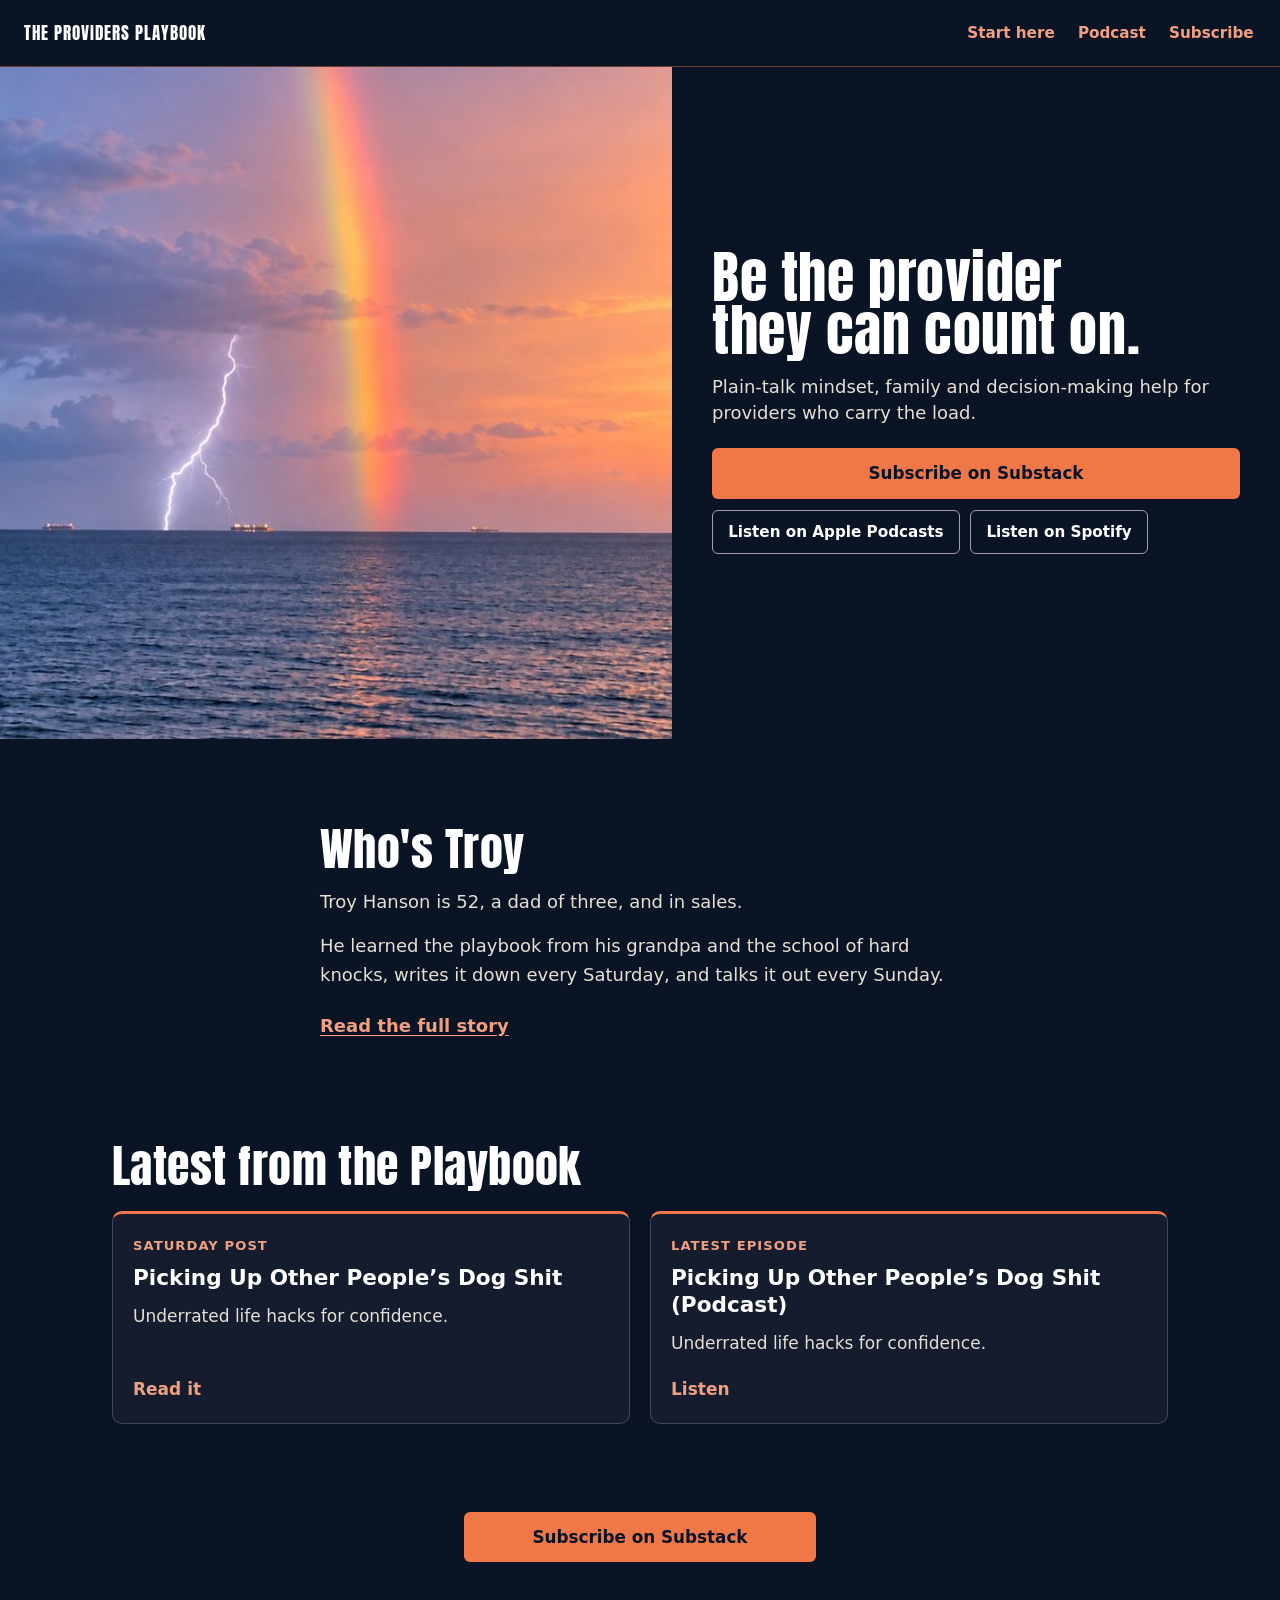
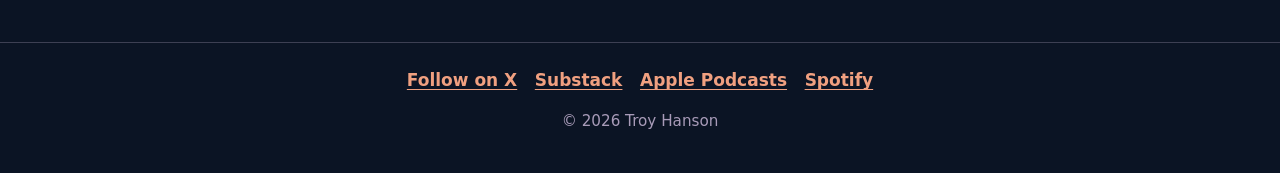
<file: index.html>
<!DOCTYPE html>
<html lang="en">
<head>
  <meta charset="UTF-8">
  <meta name="viewport" content="width=device-width, initial-scale=1">
  <title>The Providers Playbook</title>
  <meta name="description" content="Plain-talk mindset, family and decision-making help for providers who carry the load. A newsletter and podcast from Troy Hanson.">
  <link rel="canonical" href="https://theprovidersplaybook.com/">
  <meta property="og:type" content="website">
  <meta property="og:site_name" content="The Providers Playbook">
  <meta property="og:title" content="The Providers Playbook">
  <meta property="og:description" content="Plain-talk mindset, family and decision-making help for providers who carry the load. A newsletter and podcast from Troy Hanson.">
  <meta property="og:url" content="https://theprovidersplaybook.com/">
  <meta property="og:image" content="https://theprovidersplaybook.com/assets/og.jpg">
  <meta property="og:image:type" content="image/jpeg">
  <meta property="og:image:width" content="1200">
  <meta property="og:image:height" content="630">
  <meta property="og:image:alt" content="The Providers Playbook cover: lightning beside a rainbow over the ocean at sunset with three ships on the horizon">
  <meta name="twitter:card" content="summary_large_image">
  <meta name="twitter:title" content="The Providers Playbook">
  <meta name="twitter:description" content="Plain-talk mindset, family and decision-making help for providers who carry the load.">
  <meta name="twitter:image" content="https://theprovidersplaybook.com/assets/og.jpg">
  <meta name="twitter:image:alt" content="The Providers Playbook cover: lightning beside a rainbow over the ocean at sunset with three ships on the horizon">
  <meta name="theme-color" content="#0b1424">
  <link rel="icon" href="/favicon.svg" type="image/svg+xml">
  <link rel="icon" href="/favicon.ico" sizes="32x32">
  <link rel="apple-touch-icon" href="/apple-touch-icon.png">
  <link rel="manifest" href="/site.webmanifest">
  <link rel="preload" href="assets/fonts/Anton-Regular.woff2" as="font" type="font/woff2" crossorigin>
  <link rel="preload" as="image" href="assets/hero-1400.jpg" imagesrcset="assets/hero-750.jpg 750w, assets/hero-1400.jpg 1400w" imagesizes="(max-width: 899px) 100vw, 52vw">
  <link rel="stylesheet" href="styles.css">
</head>
<body>
  <a class="skip" href="#content">Skip to content</a>

  <header class="site-header">
    <a class="wordmark" href="index.html">THE PROVIDERS PLAYBOOK</a>
    <nav class="header-nav" aria-label="Main">
      <a class="header-link" href="start-here.html">Start here</a>
      <a class="header-link" href="podcast.html">Podcast</a>
      <a class="header-link" href="https://theprovidersplaybook.substack.com/subscribe?utm_source=website&amp;utm_medium=referral&amp;utm_campaign=nav-substack" rel="noopener" target="_blank">Subscribe</a>
    </nav>
  </header>

  <main id="content">
    <section class="hero">
      <!-- The photo stays whole. Do not cover it with words, buttons, or a tint. The three ships on the horizon have to stay visible. -->
      <div class="hero-photo">
        <img
          src="assets/hero-1400.jpg"
          srcset="assets/hero-750.jpg 750w, assets/hero-1400.jpg 1400w"
          sizes="(max-width: 899px) 100vw, 52vw"
          width="1400"
          height="1400"
          alt="Lightning beside a rainbow over the ocean at sunset with three ships on the horizon"
          fetchpriority="high"
          decoding="async">
      </div>

      <div class="hero-copy">
        <div class="hero-copy-inner">
          <!-- Headline. Change this sentence when you're ready. -->
          <h1>Be the provider they can count on.</h1>
          <!-- Subhead. Change this sentence when you're ready. -->
          <p class="lede">Plain-talk mindset, family and decision-making help for providers who carry the load.</p>

          <div class="cta">
            <a class="btn btn-primary" href="https://theprovidersplaybook.substack.com/subscribe?utm_source=website&amp;utm_medium=referral&amp;utm_campaign=home-hero-subscribe" rel="noopener" target="_blank">Subscribe on Substack</a>
            <div class="btn-row">
              <a class="btn btn-secondary" href="https://podcasts.apple.com/us/podcast/providers-playbook-podcast/id6813895208?utm_source=website&amp;utm_medium=referral&amp;utm_campaign=home-hero-apple" rel="noopener" target="_blank">Listen on Apple Podcasts</a>
              <a class="btn btn-secondary" href="https://open.spotify.com/show/1TdtG5r4ATqvkwabUXPg75?utm_source=website&amp;utm_medium=referral&amp;utm_campaign=home-hero-spotify" rel="noopener" target="_blank">Listen on Spotify</a>
            </div>
          </div>
        </div>
      </div>
    </section>

    <section class="who" aria-labelledby="whos-troy">
      <div class="wrap">
        <!-- DRAFT: Who's Troy. Rewrite these two sentences when you're ready. -->
        <h2 id="whos-troy">Who's Troy</h2>
        <p>Troy Hanson is 52, a dad of three, and in sales.</p>
        <p>He learned the playbook from his grandpa and the school of hard knocks, writes it down every Saturday, and talks it out every Sunday.</p>
        <p><a class="text-link" href="about.html">Read the full story</a></p>
      </div>
    </section>

    <section class="latest" aria-labelledby="latest-heading">
      <div class="wrap">
        <h2 id="latest-heading">Latest from the Playbook</h2>
        <div class="cards">
          <a class="card" href="https://theprovidersplaybook.substack.com/p/picking-up-other-peoples-dog-shit?utm_source=website&amp;utm_medium=referral&amp;utm_campaign=home-saturday-post" rel="noopener" target="_blank">
            <p class="kicker">Saturday post</p>
            <h3>Picking Up Other People’s Dog Shit</h3>
            <!-- Draft hook. Troy can swap this line. -->
            <p>Underrated life hacks for confidence.</p>
            <span class="card-go">Read it</span>
          </a>
          <a class="card" href="https://theprovidersplaybook.substack.com/p/picking-up-other-peoples-dog-shit-306?utm_source=website&amp;utm_medium=referral&amp;utm_campaign=home-latest-episode" rel="noopener" target="_blank">
            <p class="kicker">Latest episode</p>
            <h3>Picking Up Other People’s Dog Shit (Podcast)</h3>
            <!-- Draft hook. Troy can swap this line. -->
            <p>Underrated life hacks for confidence.</p>
            <span class="card-go">Listen</span>
          </a>
        </div>
      </div>
    </section>

    <section class="closing" aria-label="Subscribe">
      <a class="btn btn-primary" href="https://theprovidersplaybook.substack.com/subscribe?utm_source=website&amp;utm_medium=referral&amp;utm_campaign=home-closing-subscribe" rel="noopener" target="_blank">Subscribe on Substack</a>
    </section>
  </main>

  <footer class="site-footer">
    <ul class="footer-links">
      <li><a href="https://x.com/ProvidersPlaybk" rel="noopener" target="_blank">Follow on X</a></li>
      <li><a href="https://theprovidersplaybook.substack.com/?utm_source=website&amp;utm_medium=referral&amp;utm_campaign=footer-substack" rel="noopener" target="_blank">Substack</a></li>
      <li><a href="https://podcasts.apple.com/us/podcast/providers-playbook-podcast/id6813895208?utm_source=website&amp;utm_medium=referral&amp;utm_campaign=footer-apple" rel="noopener" target="_blank">Apple Podcasts</a></li>
      <li><a href="https://open.spotify.com/show/1TdtG5r4ATqvkwabUXPg75?utm_source=website&amp;utm_medium=referral&amp;utm_campaign=footer-spotify" rel="noopener" target="_blank">Spotify</a></li>
    </ul>
    <p class="copyright">&copy; 2026 Troy Hanson</p>
  </footer>
</body>
</html>
</file>
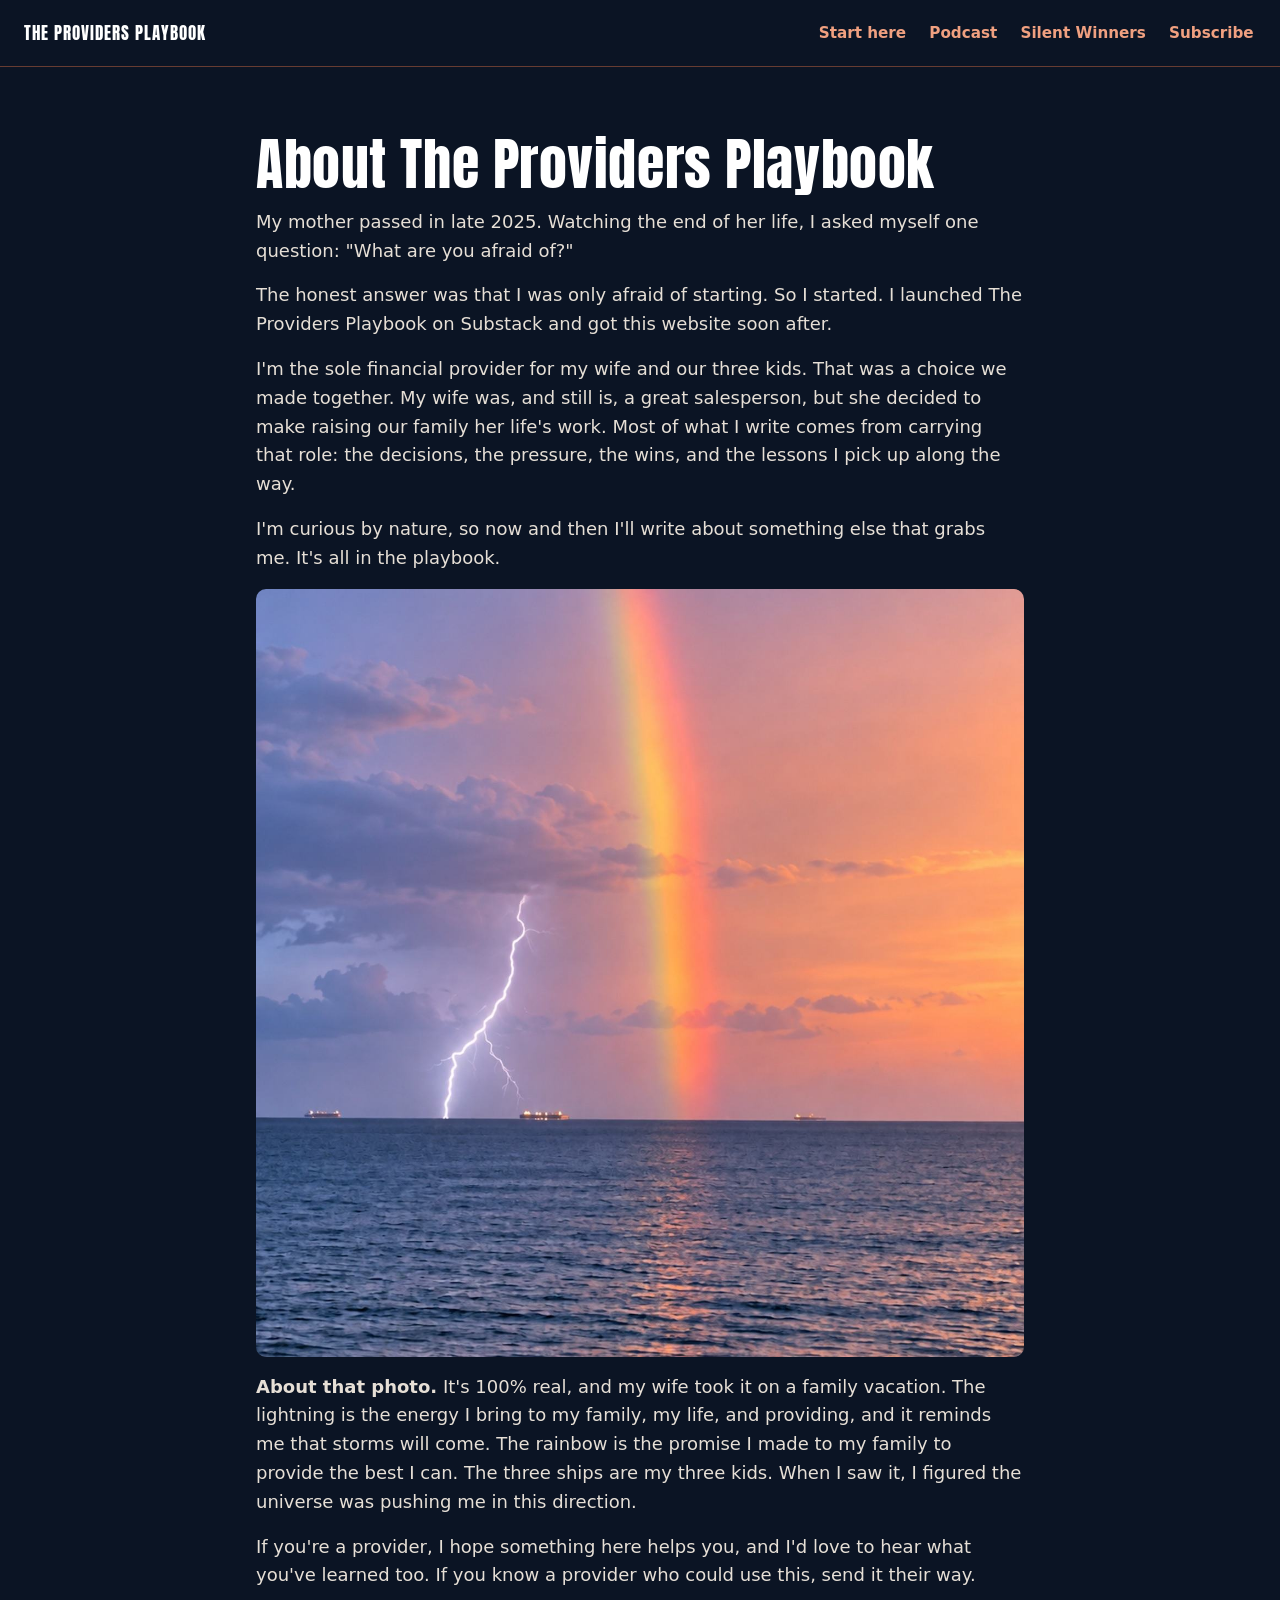
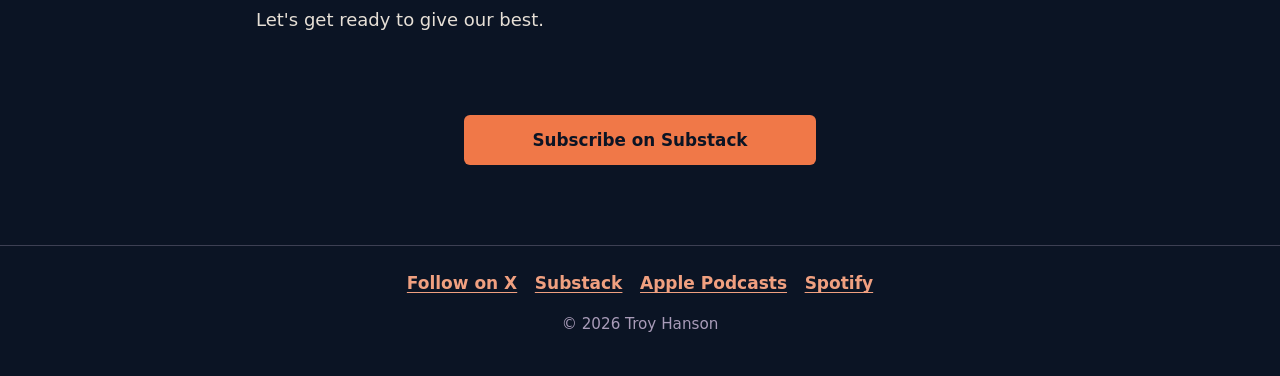
<file: about.html>
<!DOCTYPE html>
<html lang="en">
<head>
  <meta charset="UTF-8">
  <meta name="viewport" content="width=device-width, initial-scale=1">
  <title>About The Providers Playbook</title>
  <meta name="description" content="Troy Hanson on starting The Providers Playbook, providing for his family, and the photo of lightning, a rainbow, and three ships.">
  <link rel="canonical" href="https://theprovidersplaybook.com/about.html">
  <meta property="og:type" content="website">
  <meta property="og:site_name" content="The Providers Playbook">
  <meta property="og:title" content="About The Providers Playbook">
  <meta property="og:description" content="Troy Hanson on starting The Providers Playbook, providing for his family, and the photo of lightning, a rainbow, and three ships.">
  <meta property="og:url" content="https://theprovidersplaybook.com/about.html">
  <meta property="og:image" content="https://theprovidersplaybook.com/assets/og.jpg">
  <meta property="og:image:type" content="image/jpeg">
  <meta property="og:image:width" content="1200">
  <meta property="og:image:height" content="630">
  <meta property="og:image:alt" content="The Providers Playbook cover: lightning beside a rainbow over the ocean at sunset with three ships on the horizon">
  <meta name="twitter:card" content="summary_large_image">
  <meta name="twitter:title" content="About The Providers Playbook">
  <meta name="twitter:description" content="Troy Hanson on starting The Providers Playbook, providing for his family, and the photo of lightning, a rainbow, and three ships.">
  <meta name="twitter:image" content="https://theprovidersplaybook.com/assets/og.jpg">
  <meta name="twitter:image:alt" content="The Providers Playbook cover: lightning beside a rainbow over the ocean at sunset with three ships on the horizon">
  <meta name="theme-color" content="#0b1424">
  <link rel="icon" href="/favicon.svg" type="image/svg+xml">
  <link rel="icon" href="/favicon.ico" sizes="32x32">
  <link rel="apple-touch-icon" href="/apple-touch-icon.png">
  <link rel="manifest" href="/site.webmanifest">
  <link rel="preload" href="assets/fonts/Anton-Regular.woff2" as="font" type="font/woff2" crossorigin>
  <link rel="stylesheet" href="styles.css">
</head>
<body>
  <a class="skip" href="#content">Skip to content</a>

  <header class="site-header">
    <a class="wordmark" href="index.html">THE PROVIDERS PLAYBOOK</a>
    <nav class="header-nav" aria-label="Main">
      <a class="header-link" href="start-here.html">Start here</a>
      <a class="header-link" href="podcast.html">Podcast</a>
      <a class="header-link" href="silent-winners.html">Silent Winners</a>
      <a class="header-link" href="https://theprovidersplaybook.substack.com/subscribe?utm_source=website&amp;utm_medium=referral&amp;utm_campaign=nav-substack" rel="noopener" target="_blank">Subscribe</a>
    </nav>
  </header>

  <main id="content">
    <section class="page-intro who">
      <div class="wrap">
        <h1>About The Providers Playbook</h1>
        <p>My mother passed in late 2025. Watching the end of her life, I asked myself one question: "What are you afraid of?"</p>
        <p>The honest answer was that I was only afraid of starting. So I started. I launched The Providers Playbook on Substack and got this website soon after.</p>
        <p>I'm the sole financial provider for my wife and our three kids. That was a choice we made together. My wife was, and still is, a great salesperson, but she decided to make raising our family her life's work. Most of what I write comes from carrying that role: the decisions, the pressure, the wins, and the lessons I pick up along the way.</p>
        <p>I'm curious by nature, so now and then I'll write about something else that grabs me. It's all in the playbook.</p>
        <img
          class="about-photo"
          src="assets/hero-1400.jpg"
          srcset="assets/hero-750.jpg 750w, assets/hero-1400.jpg 1400w"
          sizes="(max-width: 808px) calc(100vw - 2.5rem), 48rem"
          width="1400"
          height="1400"
          alt="Lightning and a rainbow over three ships, taken by Troy's wife on a family vacation."
          loading="lazy"
          decoding="async">
        <p><strong>About that photo.</strong> It's 100% real, and my wife took it on a family vacation. The lightning is the energy I bring to my family, my life, and providing, and it reminds me that storms will come. The rainbow is the promise I made to my family to provide the best I can. The three ships are my three kids. When I saw it, I figured the universe was pushing me in this direction.</p>
        <p>If you're a provider, I hope something here helps you, and I'd love to hear what you've learned too. If you know a provider who could use this, send it their way.</p>
        <p>Let's get ready to give our best.</p>
      </div>
    </section>

    <section class="closing" aria-label="Subscribe">
      <a class="btn btn-primary" href="https://theprovidersplaybook.substack.com/subscribe?utm_source=website&amp;utm_medium=referral&amp;utm_campaign=about-subscribe" rel="noopener" target="_blank">Subscribe on Substack</a>
    </section>
  </main>

  <footer class="site-footer">
    <ul class="footer-links">
      <li><a href="https://x.com/ProvidersPlaybk" rel="noopener" target="_blank">Follow on X</a></li>
      <li><a href="https://theprovidersplaybook.substack.com/?utm_source=website&amp;utm_medium=referral&amp;utm_campaign=footer-substack" rel="noopener" target="_blank">Substack</a></li>
      <li><a href="https://podcasts.apple.com/us/podcast/providers-playbook-podcast/id6813895208?utm_source=website&amp;utm_medium=referral&amp;utm_campaign=footer-apple" rel="noopener" target="_blank">Apple Podcasts</a></li>
      <li><a href="https://open.spotify.com/show/1TdtG5r4ATqvkwabUXPg75?utm_source=website&amp;utm_medium=referral&amp;utm_campaign=footer-spotify" rel="noopener" target="_blank">Spotify</a></li>
    </ul>
    <p class="copyright">&copy; 2026 Troy Hanson</p>
  </footer>
</body>
</html>
</file>
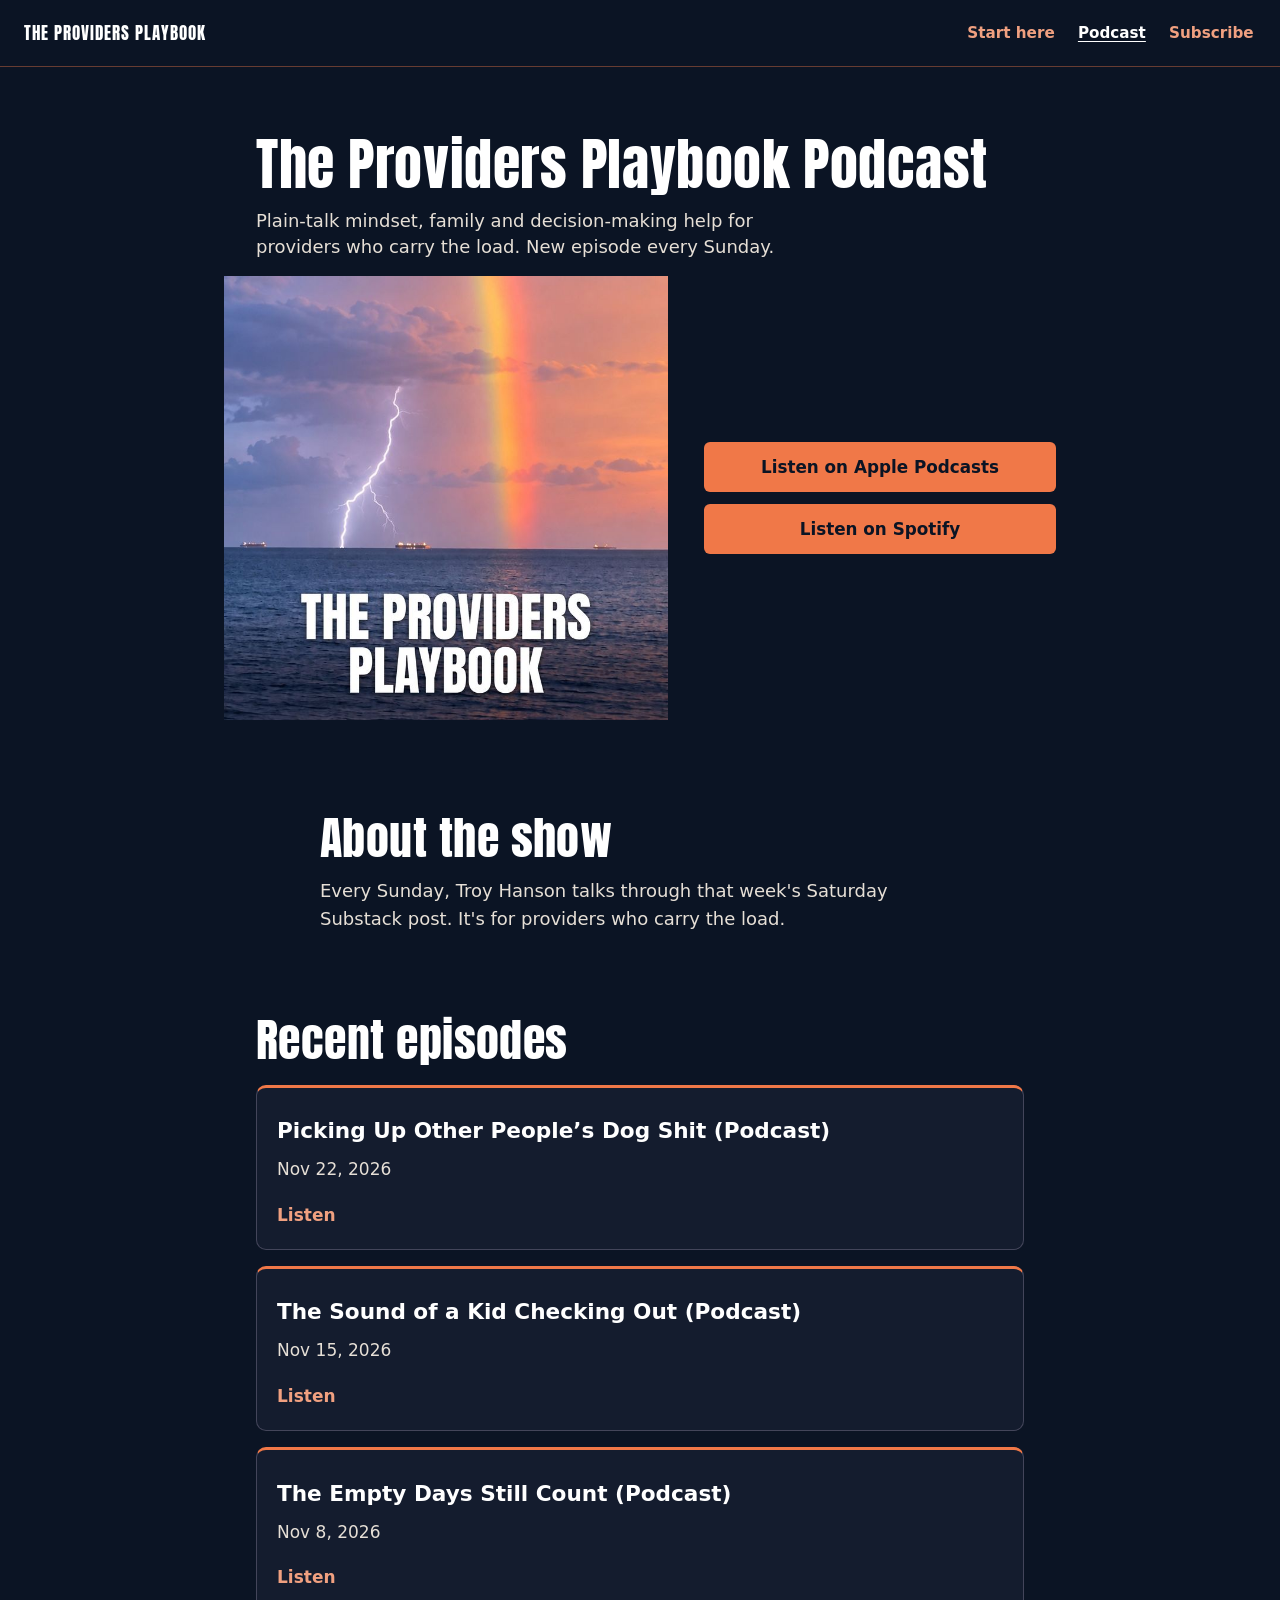
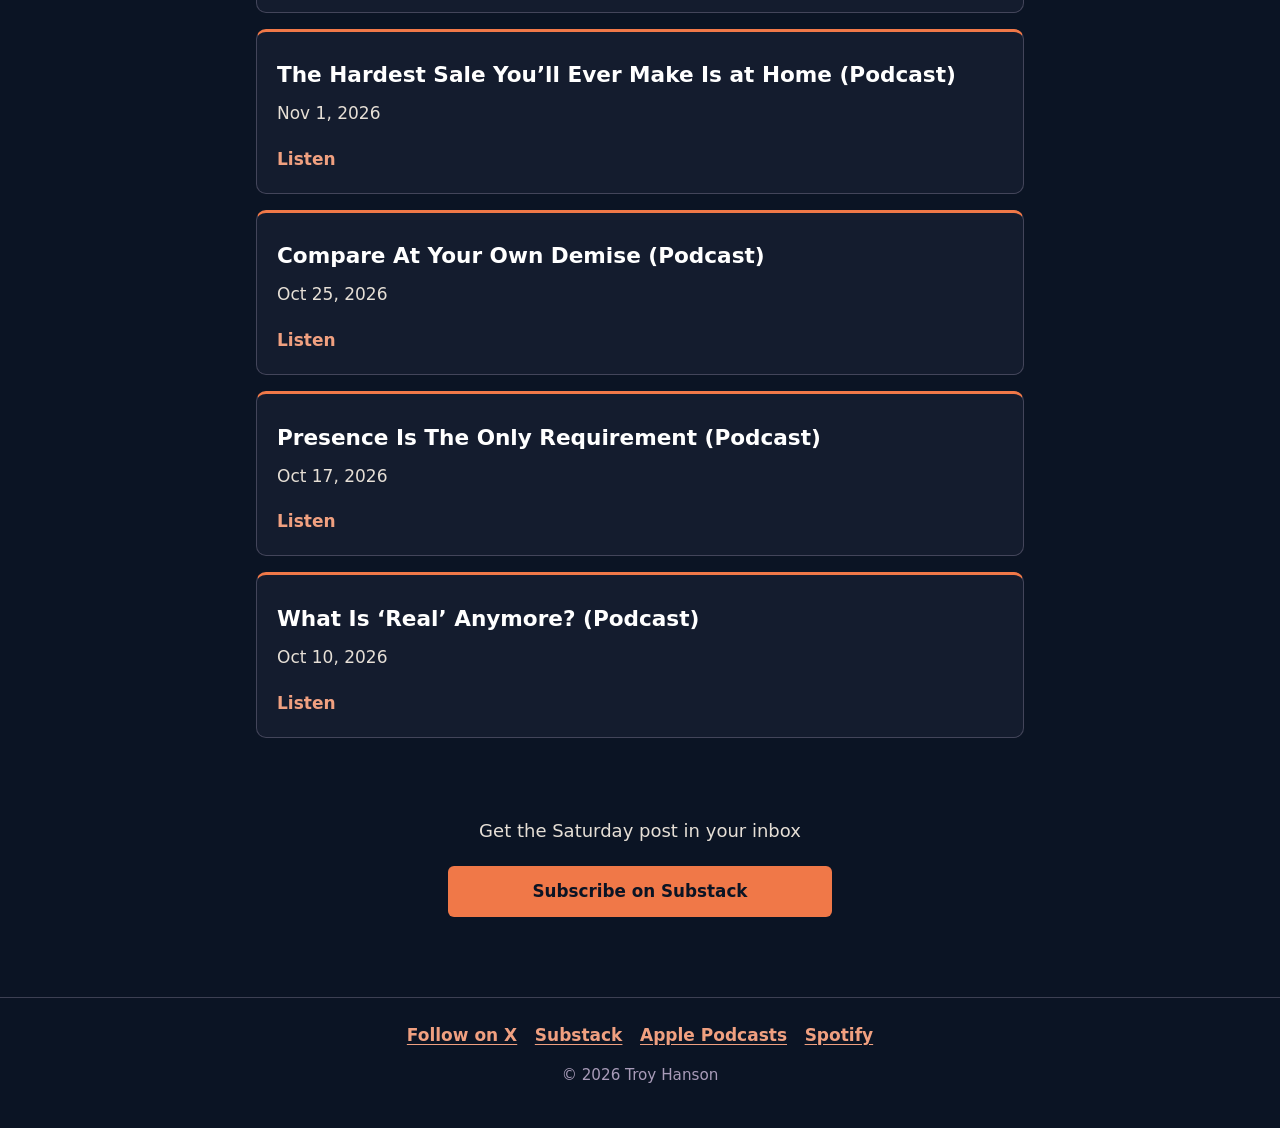
<file: podcast.html>
<!DOCTYPE html>
<html lang="en">
<head>
  <meta charset="UTF-8">
  <meta name="viewport" content="width=device-width, initial-scale=1">
  <title>Podcast | The Providers Playbook</title>
  <meta name="description" content="Plain-talk mindset, family and decision-making help for providers who carry the load. New episode every Sunday.">
  <link rel="canonical" href="https://theprovidersplaybook.com/podcast.html">
  <meta property="og:type" content="website">
  <meta property="og:site_name" content="The Providers Playbook">
  <meta property="og:title" content="Podcast | The Providers Playbook">
  <meta property="og:description" content="Plain-talk mindset, family and decision-making help for providers who carry the load. New episode every Sunday.">
  <meta property="og:url" content="https://theprovidersplaybook.com/podcast.html">
  <meta property="og:image" content="https://theprovidersplaybook.com/assets/og.jpg">
  <meta property="og:image:type" content="image/jpeg">
  <meta property="og:image:width" content="1200">
  <meta property="og:image:height" content="630">
  <meta property="og:image:alt" content="The Providers Playbook cover: lightning beside a rainbow over the ocean at sunset with three ships on the horizon">
  <meta name="twitter:card" content="summary_large_image">
  <meta name="twitter:title" content="Podcast | The Providers Playbook">
  <meta name="twitter:description" content="Plain-talk mindset, family and decision-making help for providers who carry the load. New episode every Sunday.">
  <meta name="twitter:image" content="https://theprovidersplaybook.com/assets/og.jpg">
  <meta name="twitter:image:alt" content="The Providers Playbook cover: lightning beside a rainbow over the ocean at sunset with three ships on the horizon">
  <meta name="theme-color" content="#0b1424">
  <link rel="icon" href="/favicon.svg" type="image/svg+xml">
  <link rel="icon" href="/favicon.ico" sizes="32x32">
  <link rel="apple-touch-icon" href="/apple-touch-icon.png">
  <link rel="manifest" href="/site.webmanifest">
  <link rel="preload" href="assets/fonts/Anton-Regular.woff2" as="font" type="font/woff2" crossorigin>
  <link rel="preload" as="image" href="assets/show-cover-1200.jpg" imagesrcset="assets/show-cover-750.jpg 750w, assets/show-cover-1200.jpg 1200w" imagesizes="(max-width: 799px) 92vw, 448px">
  <link rel="stylesheet" href="styles.css">
</head>
<body>
  <a class="skip" href="#content">Skip to content</a>

  <header class="site-header">
    <a class="wordmark" href="index.html">THE PROVIDERS PLAYBOOK</a>
    <nav class="header-nav" aria-label="Main">
      <a class="header-link" href="start-here.html">Start here</a>
      <a class="header-link" href="podcast.html" aria-current="page">Podcast</a>
      <a class="header-link" href="https://theprovidersplaybook.substack.com/subscribe?utm_source=website&amp;utm_medium=referral&amp;utm_campaign=nav-substack" rel="noopener" target="_blank">Subscribe</a>
    </nav>
  </header>

  <main id="content">
    <section class="page-intro" aria-labelledby="podcast-heading">
      <div class="wrap">
        <h1 id="podcast-heading">The Providers Playbook Podcast</h1>
        <!-- DRAFT: one-line description. Troy can edit this sentence. -->
        <p class="lede">Plain-talk mindset, family and decision-making help for providers who carry the load. New episode every Sunday.</p>
      </div>
    </section>

    <section class="listen" aria-label="Listen">
      <div class="wrap">
        <div class="listen-layout">
          <!-- Show the cover whole. Do not cover it with words, buttons, or a tint. The three ships on the horizon have to stay visible. -->
          <img
            class="show-cover"
            src="assets/show-cover-1200.jpg"
            srcset="assets/show-cover-750.jpg 750w, assets/show-cover-1200.jpg 1200w"
            sizes="(max-width: 799px) 92vw, 448px"
            width="1200"
            height="1200"
            alt="The Providers Playbook podcast cover: lightning beside a rainbow over the ocean at sunset with three ships on the horizon"
            fetchpriority="high"
            decoding="async">
          <div class="listen-actions">
            <a class="btn btn-primary" href="https://podcasts.apple.com/us/podcast/providers-playbook-podcast/id6813895208?utm_source=website&amp;utm_medium=referral&amp;utm_campaign=podcast-page-apple" rel="noopener" target="_blank">Listen on Apple Podcasts</a>
            <a class="btn btn-primary" href="https://open.spotify.com/show/1TdtG5r4ATqvkwabUXPg75?utm_source=website&amp;utm_medium=referral&amp;utm_campaign=podcast-page-spotify" rel="noopener" target="_blank">Listen on Spotify</a>
          </div>
        </div>
      </div>
    </section>

    <section class="who" aria-labelledby="about-show">
      <div class="wrap">
        <h2 id="about-show">About the show</h2>
        <!-- DRAFT: About the show. Troy can edit this. -->
        <p>Every Sunday, Troy Hanson talks through that week's Saturday Substack post. It's for providers who carry the load.</p>
      </div>
    </section>

    <section class="best" aria-labelledby="episodes-heading">
      <div class="wrap">
        <h2 id="episodes-heading">Recent episodes</h2>
        <div class="post-list">
          <a class="card" href="https://theprovidersplaybook.substack.com/p/picking-up-other-peoples-dog-shit-306?utm_source=website&amp;utm_medium=referral&amp;utm_campaign=podcast-page-episode" rel="noopener" target="_blank">
            <h3>Picking Up Other People’s Dog Shit (Podcast)</h3>
            <p>Nov 22, 2026</p>
            <span class="card-go">Listen</span>
          </a>
          <a class="card" href="https://theprovidersplaybook.substack.com/p/the-sound-of-a-kid-checking-out-podcast?utm_source=website&amp;utm_medium=referral&amp;utm_campaign=podcast-page-episode" rel="noopener" target="_blank">
            <h3>The Sound of a Kid Checking Out (Podcast)</h3>
            <p>Nov 15, 2026</p>
            <span class="card-go">Listen</span>
          </a>
          <a class="card" href="https://theprovidersplaybook.substack.com/p/the-empty-days-still-count-podcast?utm_source=website&amp;utm_medium=referral&amp;utm_campaign=podcast-page-episode" rel="noopener" target="_blank">
            <h3>The Empty Days Still Count (Podcast)</h3>
            <p>Nov 8, 2026</p>
            <span class="card-go">Listen</span>
          </a>
          <a class="card" href="https://theprovidersplaybook.substack.com/p/the-hardest-sale-youll-ever-make-9f5?utm_source=website&amp;utm_medium=referral&amp;utm_campaign=podcast-page-episode" rel="noopener" target="_blank">
            <h3>The Hardest Sale You’ll Ever Make Is at Home (Podcast)</h3>
            <p>Nov 1, 2026</p>
            <span class="card-go">Listen</span>
          </a>
          <a class="card" href="https://theprovidersplaybook.substack.com/p/compare-at-your-own-demise-podcast?utm_source=website&amp;utm_medium=referral&amp;utm_campaign=podcast-page-episode" rel="noopener" target="_blank">
            <h3>Compare At Your Own Demise (Podcast)</h3>
            <p>Oct 25, 2026</p>
            <span class="card-go">Listen</span>
          </a>
          <a class="card" href="https://theprovidersplaybook.substack.com/p/presence-is-the-only-requirement?utm_source=website&amp;utm_medium=referral&amp;utm_campaign=podcast-page-episode" rel="noopener" target="_blank">
            <h3>Presence Is The Only Requirement (Podcast)</h3>
            <p>Oct 17, 2026</p>
            <span class="card-go">Listen</span>
          </a>
          <a class="card" href="https://theprovidersplaybook.substack.com/p/what-is-real-anymore-podcast?utm_source=website&amp;utm_medium=referral&amp;utm_campaign=podcast-page-episode" rel="noopener" target="_blank">
            <h3>What Is ‘Real’ Anymore? (Podcast)</h3>
            <p>Oct 10, 2026</p>
            <span class="card-go">Listen</span>
          </a>
        </div>
      </div>
    </section>

    <section class="closing" aria-label="Subscribe">
      <p class="callout-line">Get the Saturday post in your inbox</p>
      <div class="cta closing-cta">
        <a class="btn btn-primary" href="https://theprovidersplaybook.substack.com/subscribe?utm_source=website&amp;utm_medium=referral&amp;utm_campaign=podcast-page-substack" rel="noopener" target="_blank">Subscribe on Substack</a>
      </div>
    </section>
  </main>

  <footer class="site-footer">
    <ul class="footer-links">
      <li><a href="https://x.com/ProvidersPlaybk" rel="noopener" target="_blank">Follow on X</a></li>
      <li><a href="https://theprovidersplaybook.substack.com/?utm_source=website&amp;utm_medium=referral&amp;utm_campaign=footer-substack" rel="noopener" target="_blank">Substack</a></li>
      <li><a href="https://podcasts.apple.com/us/podcast/providers-playbook-podcast/id6813895208?utm_source=website&amp;utm_medium=referral&amp;utm_campaign=footer-apple" rel="noopener" target="_blank">Apple Podcasts</a></li>
      <li><a href="https://open.spotify.com/show/1TdtG5r4ATqvkwabUXPg75?utm_source=website&amp;utm_medium=referral&amp;utm_campaign=footer-spotify" rel="noopener" target="_blank">Spotify</a></li>
    </ul>
    <p class="copyright">&copy; 2026 Troy Hanson</p>
  </footer>
</body>
</html>
</file>
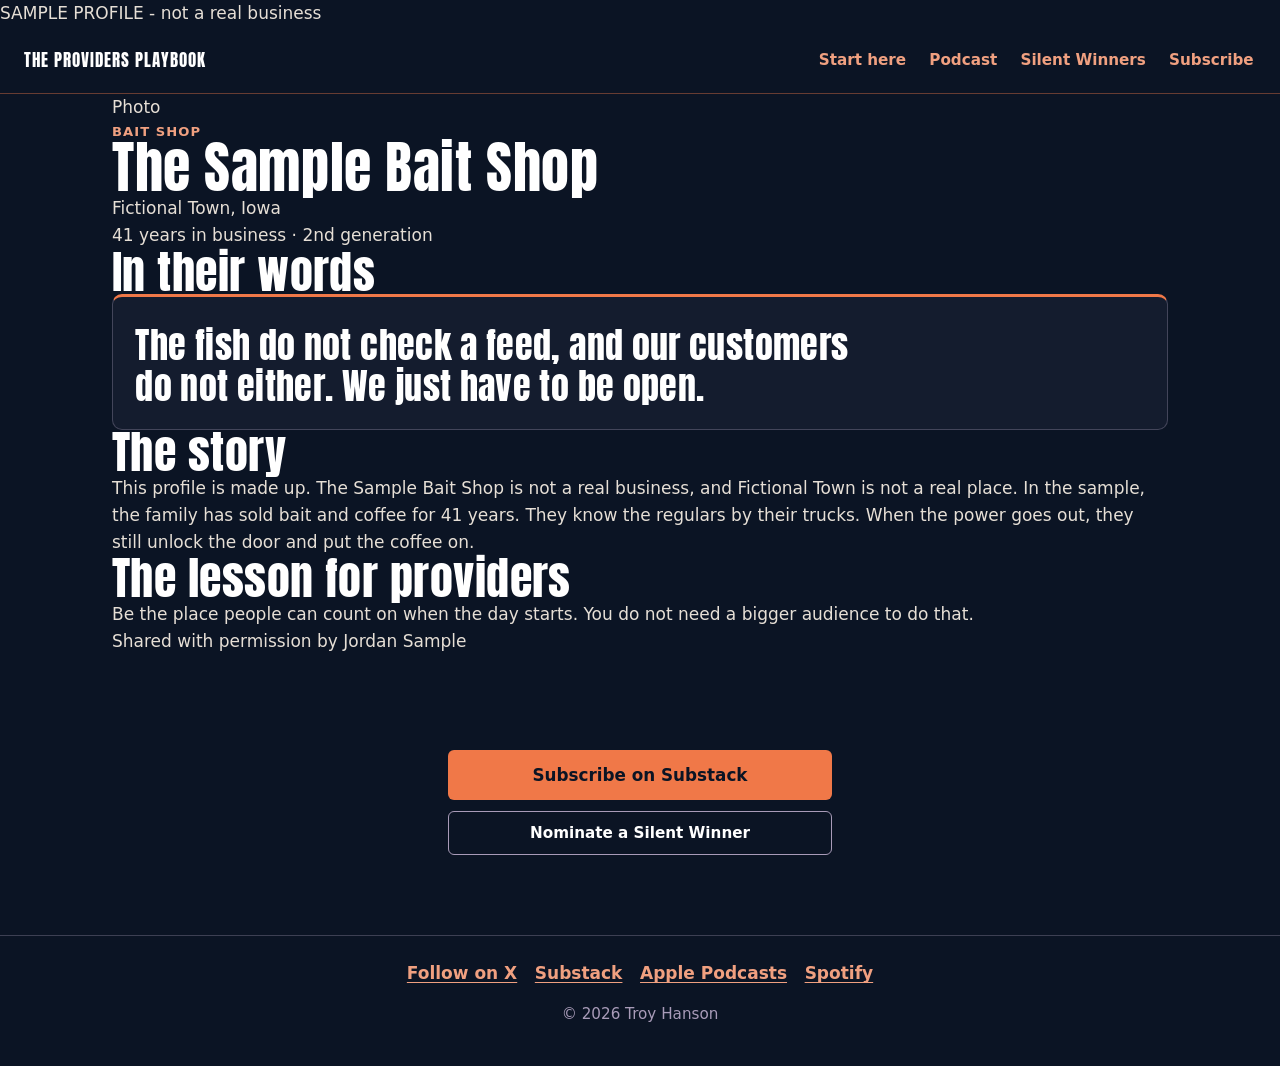
<file: silent-winners-sample.html>
<!DOCTYPE html>
<html lang="en">
<head>
  <meta charset="UTF-8">
  <meta name="viewport" content="width=device-width, initial-scale=1">
  <title>SAMPLE: The Sample Bait Shop | The Silent Winners</title>
  <meta name="robots" content="noindex">
  <meta name="description" content="SAMPLE PROFILE. Not a real business. A template for a Silent Winners story.">
  <meta name="theme-color" content="#0b1424">
  <link rel="icon" href="/favicon.svg" type="image/svg+xml">
  <link rel="icon" href="/favicon.ico" sizes="32x32">
  <link rel="apple-touch-icon" href="/apple-touch-icon.png">
  <link rel="manifest" href="/site.webmanifest">
  <link rel="preload" href="assets/fonts/Anton-Regular.woff2" as="font" type="font/woff2" crossorigin>
  <link rel="stylesheet" href="styles.css">
</head>
<body>
  <a class="skip" href="#content">Skip to content</a>
  <p class="sample-banner">SAMPLE PROFILE - not a real business</p>

  <header class="site-header">
    <a class="wordmark" href="index.html">THE PROVIDERS PLAYBOOK</a>
    <nav class="header-nav" aria-label="Main">
      <a class="header-link" href="start-here.html">Start here</a>
      <a class="header-link" href="podcast.html">Podcast</a>
      <a class="header-link" href="silent-winners.html">Silent Winners</a>
      <a class="header-link" href="https://theprovidersplaybook.substack.com/subscribe?utm_source=website&amp;utm_medium=referral&amp;utm_campaign=nav-substack" rel="noopener" target="_blank">Subscribe</a>
    </nav>
  </header>

  <main id="content">
    <article class="sw-profile">
      <div class="wrap">
        <div class="winner-photo" role="img" aria-label="Placeholder for a photo of the business. Not a photo of a person."><span>Photo</span></div>

        <p class="kicker">Bait shop</p>
        <h1>The Sample Bait Shop</h1>
        <p class="winner-place">Fictional Town, Iowa</p>
        <p class="winner-years">41 years in business · 2nd generation</p>

        <h2>In their words</h2>
        <blockquote class="quote">
          <p>The fish do not check a feed, and our customers do not either. We just have to be open.</p>
        </blockquote>

        <h2>The story</h2>
        <!-- SAMPLE story. Not a real business, town, or person. Replace this whole page when a real profile is approved. -->
        <p>This profile is made up. The Sample Bait Shop is not a real business, and Fictional Town is not a real place. In the sample, the family has sold bait and coffee for 41 years. They know the regulars by their trucks. When the power goes out, they still unlock the door and put the coffee on.</p>

        <aside class="lesson" aria-labelledby="lesson-heading">
          <h2 id="lesson-heading">The lesson for providers</h2>
          <p>Be the place people can count on when the day starts. You do not need a bigger audience to do that.</p>
        </aside>

        <!--
          Permission line. Change this text to switch the display:
          Named: Shared with permission by Jordan Sample
          First name only: Shared with permission by Jordan
          Anonymous: Shared with permission. Name withheld.
          SAMPLE name only. Jordan Sample is not a real person.
        -->
        <p class="permission">Shared with permission by Jordan Sample</p>
      </div>
    </article>

    <section class="closing" aria-label="Subscribe and nominate">
      <div class="cta closing-cta">
        <a class="btn btn-primary" href="https://theprovidersplaybook.substack.com/subscribe?utm_source=website&amp;utm_medium=referral&amp;utm_campaign=silent-winners-subscribe" rel="noopener" target="_blank">Subscribe on Substack</a>
        <a class="btn btn-secondary" href="silent-winners.html#nominate">Nominate a Silent Winner</a>
      </div>
    </section>
  </main>

  <footer class="site-footer">
    <ul class="footer-links">
      <li><a href="https://x.com/ProvidersPlaybk" rel="noopener" target="_blank">Follow on X</a></li>
      <li><a href="https://theprovidersplaybook.substack.com/?utm_source=website&amp;utm_medium=referral&amp;utm_campaign=footer-substack" rel="noopener" target="_blank">Substack</a></li>
      <li><a href="https://podcasts.apple.com/us/podcast/providers-playbook-podcast/id6813895208?utm_source=website&amp;utm_medium=referral&amp;utm_campaign=footer-apple" rel="noopener" target="_blank">Apple Podcasts</a></li>
      <li><a href="https://open.spotify.com/show/1TdtG5r4ATqvkwabUXPg75?utm_source=website&amp;utm_medium=referral&amp;utm_campaign=footer-spotify" rel="noopener" target="_blank">Spotify</a></li>
    </ul>
    <p class="copyright">&copy; 2026 Troy Hanson</p>
  </footer>
</body>
</html>
</file>
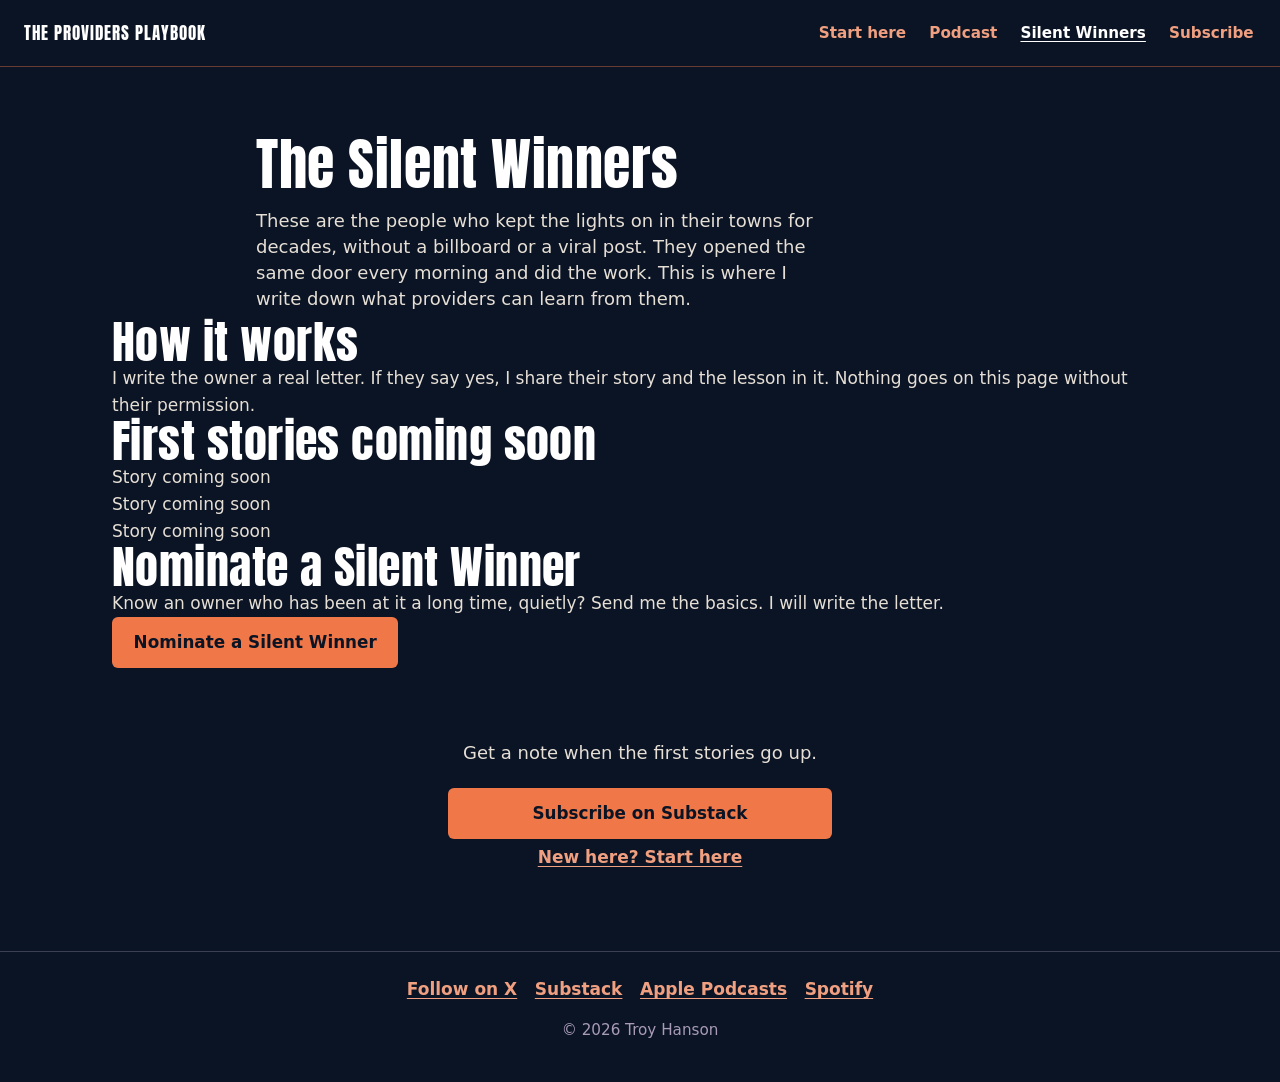
<file: silent-winners.html>
<!DOCTYPE html>
<html lang="en">
<head>
  <meta charset="UTF-8">
  <meta name="viewport" content="width=device-width, initial-scale=1">
  <title>The Silent Winners | The Providers Playbook</title>
  <meta name="description" content="Stories of the people who kept the lights on in their towns for decades, and what providers can learn from them. First stories coming soon.">
  <link rel="canonical" href="https://theprovidersplaybook.com/silent-winners.html">
  <meta property="og:type" content="website">
  <meta property="og:site_name" content="The Providers Playbook">
  <meta property="og:title" content="The Silent Winners | The Providers Playbook">
  <meta property="og:description" content="Stories of the people who kept the lights on in their towns for decades, and what providers can learn from them. First stories coming soon.">
  <meta property="og:url" content="https://theprovidersplaybook.com/silent-winners.html">
  <meta property="og:image" content="https://theprovidersplaybook.com/assets/og.jpg">
  <meta property="og:image:type" content="image/jpeg">
  <meta property="og:image:width" content="1200">
  <meta property="og:image:height" content="630">
  <meta property="og:image:alt" content="The Providers Playbook cover: lightning beside a rainbow over the ocean at sunset with three ships on the horizon">
  <meta name="twitter:card" content="summary_large_image">
  <meta name="twitter:title" content="The Silent Winners | The Providers Playbook">
  <meta name="twitter:description" content="Stories of the people who kept the lights on in their towns for decades, and what providers can learn from them.">
  <meta name="twitter:image" content="https://theprovidersplaybook.com/assets/og.jpg">
  <meta name="twitter:image:alt" content="The Providers Playbook cover: lightning beside a rainbow over the ocean at sunset with three ships on the horizon">
  <meta name="theme-color" content="#0b1424">
  <link rel="icon" href="/favicon.svg" type="image/svg+xml">
  <link rel="icon" href="/favicon.ico" sizes="32x32">
  <link rel="apple-touch-icon" href="/apple-touch-icon.png">
  <link rel="manifest" href="/site.webmanifest">
  <link rel="preload" href="assets/fonts/Anton-Regular.woff2" as="font" type="font/woff2" crossorigin>
  <link rel="stylesheet" href="styles.css">
</head>
<body>
  <a class="skip" href="#content">Skip to content</a>

  <header class="site-header">
    <a class="wordmark" href="index.html">THE PROVIDERS PLAYBOOK</a>
    <nav class="header-nav" aria-label="Main">
      <a class="header-link" href="start-here.html">Start here</a>
      <a class="header-link" href="podcast.html">Podcast</a>
      <a class="header-link" href="silent-winners.html" aria-current="page">Silent Winners</a>
      <a class="header-link" href="https://theprovidersplaybook.substack.com/subscribe?utm_source=website&amp;utm_medium=referral&amp;utm_campaign=nav-substack" rel="noopener" target="_blank">Subscribe</a>
    </nav>
  </header>

  <main id="content">
    <section class="page-intro" aria-labelledby="winners-heading">
      <div class="wrap">
        <h1 id="winners-heading">The Silent Winners</h1>
        <!-- DRAFT: intro. Troy can edit these sentences. -->
        <p class="lede">These are the people who kept the lights on in their towns for decades, without a billboard or a viral post. They opened the same door every morning and did the work. This is where I write down what providers can learn from them.</p>
      </div>
    </section>

    <section class="sw-how" aria-labelledby="how-heading">
      <div class="wrap">
        <h2 id="how-heading">How it works</h2>
        <!-- DRAFT: how it works. Troy can edit this. -->
        <p>I write the owner a real letter. If they say yes, I share their story and the lesson in it. Nothing goes on this page without their permission.</p>
      </div>
    </section>

    <section class="sw-soon" aria-labelledby="soon-heading">
      <div class="wrap">
        <h2 id="soon-heading">First stories coming soon</h2>
        <div class="winner-grid">
          <!--
            SAMPLE featured card. Not a real business.
            Copy this article into the grid when a story has written permission, then replace every line.
            Fields: photo, business type, town/state, years in business, one-line lesson.
          <article class="winner-card">
            <a href="PROFILE.html">
              <div class="winner-photo" role="img" aria-label="Photo of the business"><span>Photo</span></div>
              <div class="winner-body">
                <p class="kicker">SAMPLE · Business type</p>
                <h3>The Sample Shop</h3>
                <p class="winner-place">Fictional Town, Iowa</p>
                <p class="winner-years">00 years in business</p>
                <p>One-line lesson goes here.</p>
              </div>
            </a>
          </article>
          -->
          <div class="winner-slot"><p>Story coming soon</p></div>
          <div class="winner-slot"><p>Story coming soon</p></div>
          <div class="winner-slot"><p>Story coming soon</p></div>
        </div>
      </div>
    </section>

    <section class="sw-nominate" id="nominate" aria-labelledby="nominate-heading">
      <div class="wrap">
        <h2 id="nominate-heading">Nominate a Silent Winner</h2>
        <p>Know an owner who has been at it a long time, quietly? Send me the basics. I will write the letter.</p>
        <!-- NOMINATE EMAIL: replace NOMINATE_EMAIL_TBD in this one href. It is the only place the address appears. -->
        <a class="btn btn-primary" href="mailto:NOMINATE_EMAIL_TBD?subject=Silent%20Winner%20nomination&amp;body=Business%20name%3A%0ATown%3A%0AWhat%20they%20do%3A%0AHow%20long%20they%27ve%20been%20at%20it%3A%0AWhy%20they%27re%20a%20Silent%20Winner%3A%0A">Nominate a Silent Winner</a>
      </div>
    </section>

    <section class="closing" aria-label="Subscribe">
      <p class="callout-line">Get a note when the first stories go up.</p>
      <div class="cta closing-cta">
        <a class="btn btn-primary" href="https://theprovidersplaybook.substack.com/subscribe?utm_source=website&amp;utm_medium=referral&amp;utm_campaign=silent-winners-subscribe" rel="noopener" target="_blank">Subscribe on Substack</a>
      </div>
      <p class="sw-start"><a class="text-link" href="/start-here">New here? Start here</a></p>
    </section>
  </main>

  <footer class="site-footer">
    <ul class="footer-links">
      <li><a href="https://x.com/ProvidersPlaybk" rel="noopener" target="_blank">Follow on X</a></li>
      <li><a href="https://theprovidersplaybook.substack.com/?utm_source=website&amp;utm_medium=referral&amp;utm_campaign=footer-substack" rel="noopener" target="_blank">Substack</a></li>
      <li><a href="https://podcasts.apple.com/us/podcast/providers-playbook-podcast/id6813895208?utm_source=website&amp;utm_medium=referral&amp;utm_campaign=footer-apple" rel="noopener" target="_blank">Apple Podcasts</a></li>
      <li><a href="https://open.spotify.com/show/1TdtG5r4ATqvkwabUXPg75?utm_source=website&amp;utm_medium=referral&amp;utm_campaign=footer-spotify" rel="noopener" target="_blank">Spotify</a></li>
    </ul>
    <p class="copyright">&copy; 2026 Troy Hanson</p>
  </footer>
</body>
</html>
</file>
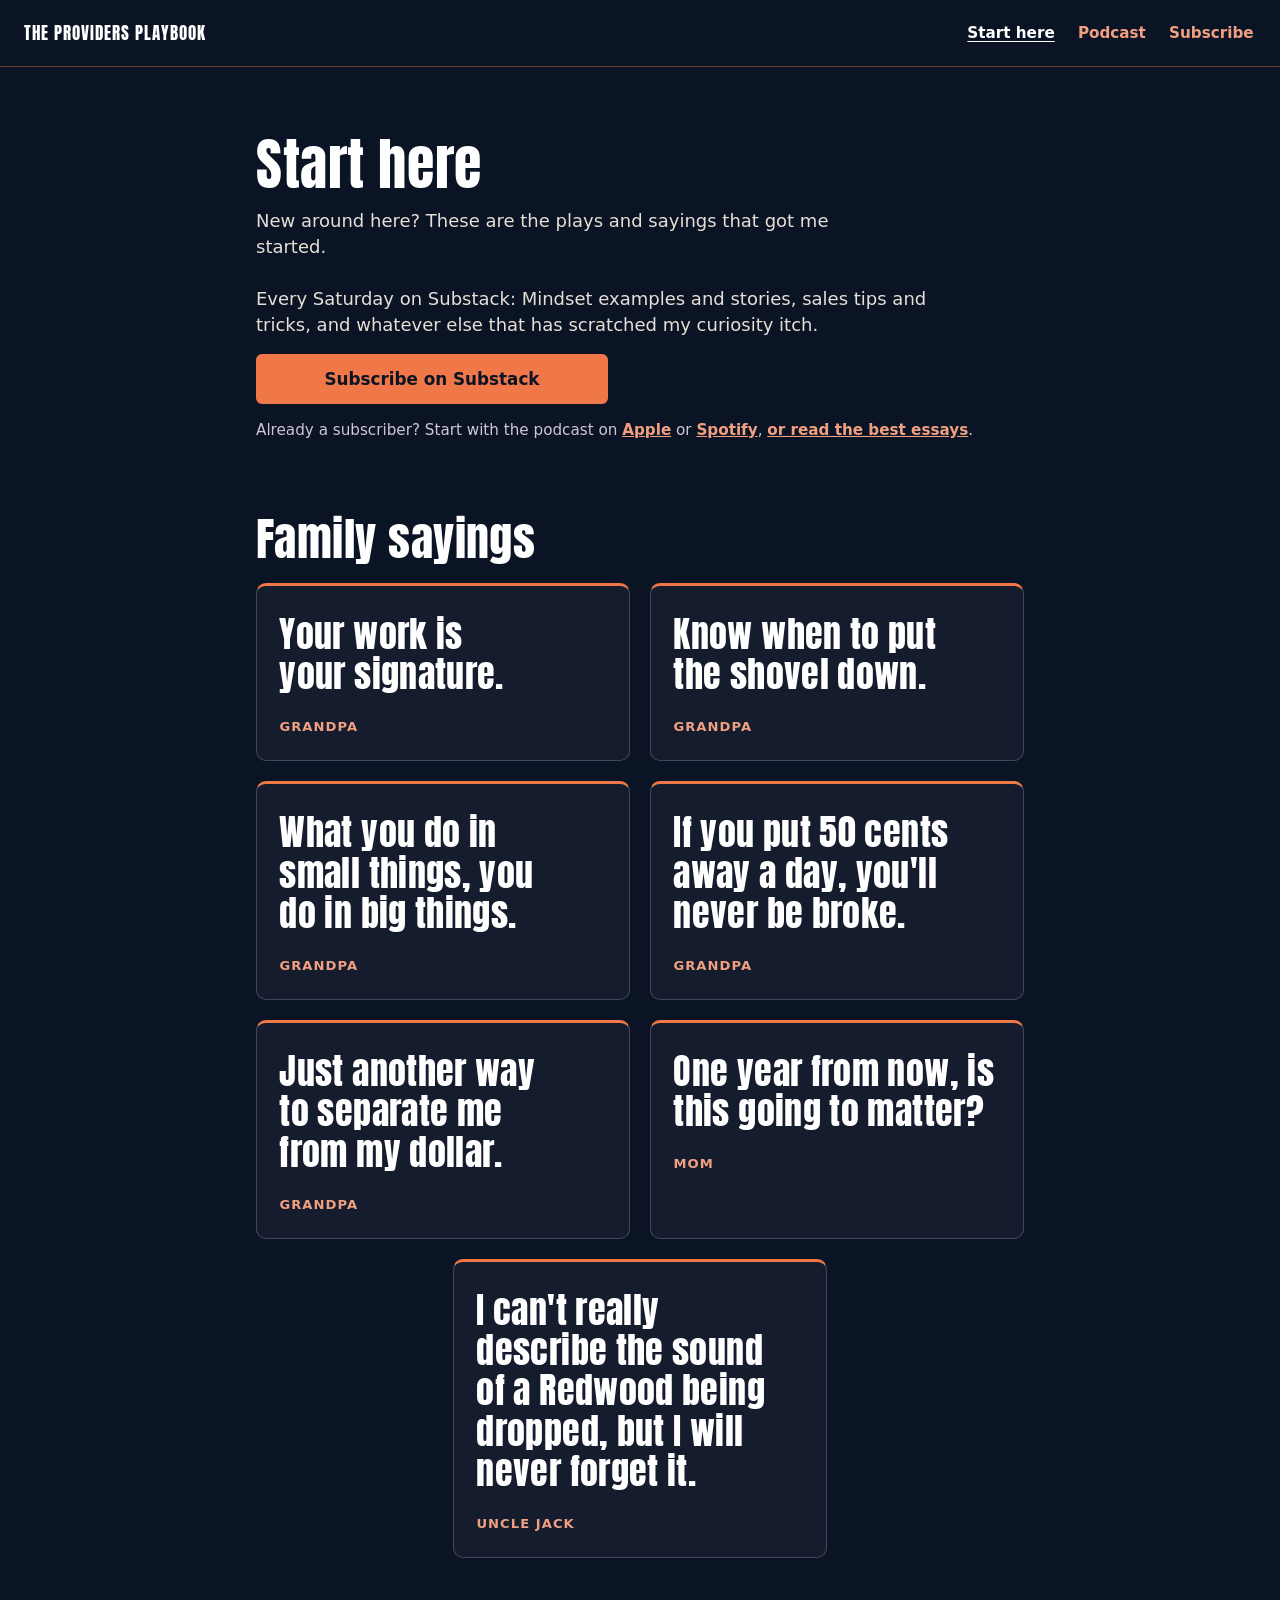
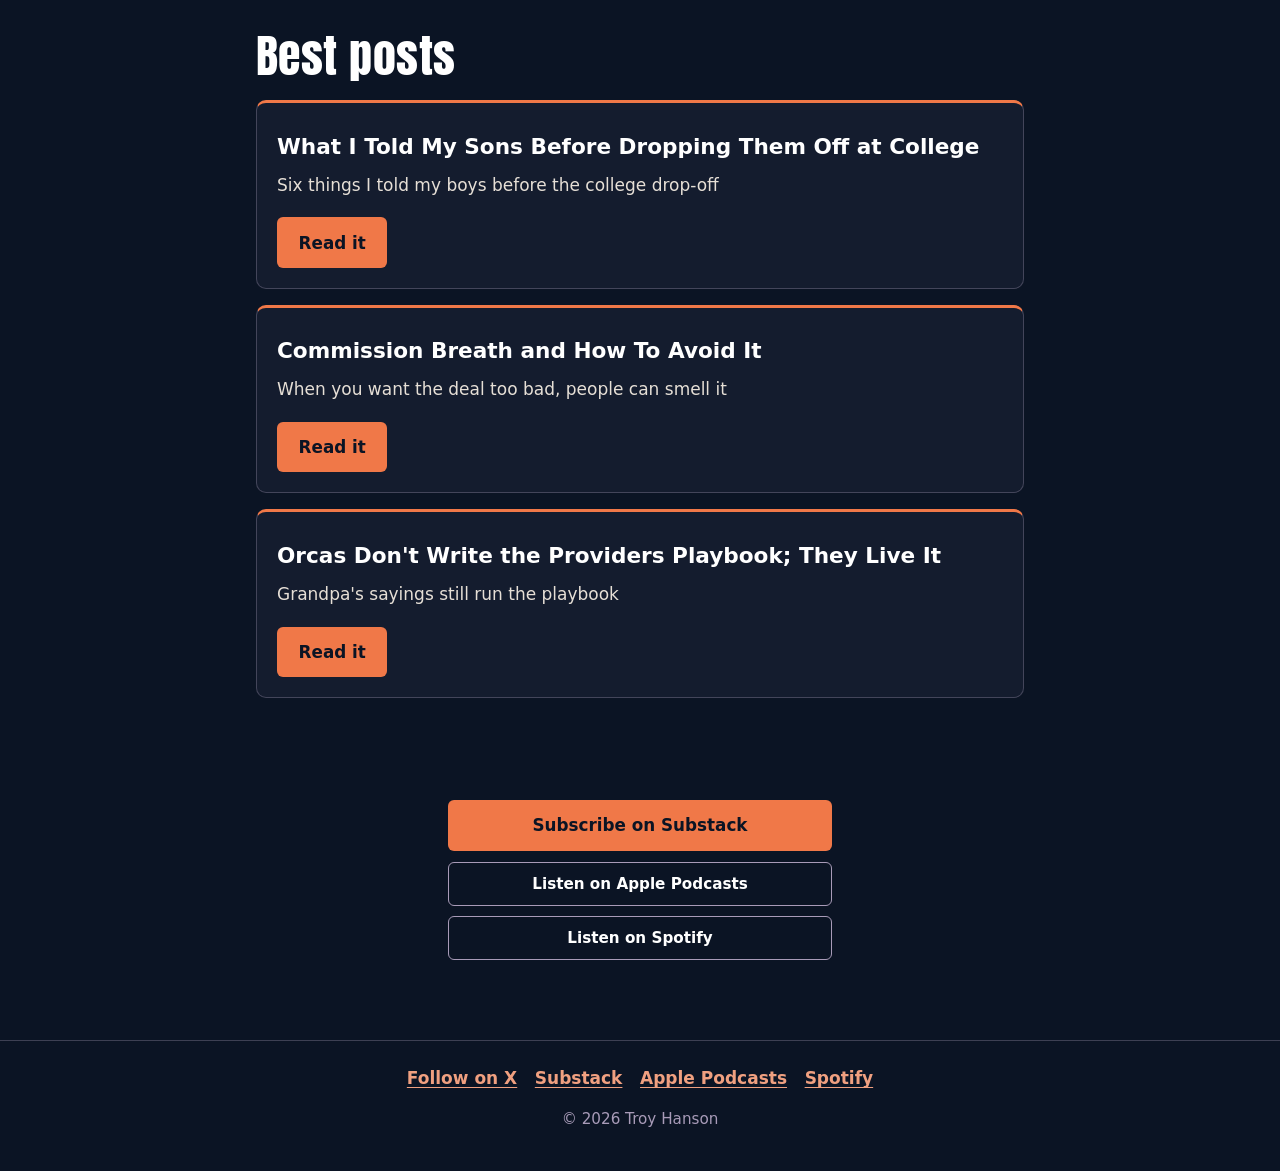
<file: start-here.html>
<!DOCTYPE html>
<html lang="en">
<head>
  <meta charset="UTF-8">
  <meta name="viewport" content="width=device-width, initial-scale=1">
  <title>Start here | The Providers Playbook</title>
  <meta name="description" content="New around here? These are the plays and sayings that got me started.">
  <link rel="canonical" href="https://theprovidersplaybook.com/start-here.html">
  <meta property="og:type" content="website">
  <meta property="og:site_name" content="The Providers Playbook">
  <meta property="og:title" content="Start here | The Providers Playbook">
  <meta property="og:description" content="New around here? These are the plays and sayings that got me started.">
  <meta property="og:url" content="https://theprovidersplaybook.com/start-here.html">
  <meta property="og:image" content="https://theprovidersplaybook.com/assets/og.jpg">
  <meta property="og:image:type" content="image/jpeg">
  <meta property="og:image:width" content="1200">
  <meta property="og:image:height" content="630">
  <meta property="og:image:alt" content="The Providers Playbook cover: lightning beside a rainbow over the ocean at sunset with three ships on the horizon">
  <meta name="twitter:card" content="summary_large_image">
  <meta name="twitter:title" content="Start here | The Providers Playbook">
  <meta name="twitter:description" content="New around here? These are the plays and sayings that got me started.">
  <meta name="twitter:image" content="https://theprovidersplaybook.com/assets/og.jpg">
  <meta name="twitter:image:alt" content="The Providers Playbook cover: lightning beside a rainbow over the ocean at sunset with three ships on the horizon">
  <meta name="theme-color" content="#0b1424">
  <link rel="icon" href="/favicon.svg" type="image/svg+xml">
  <link rel="icon" href="/favicon.ico" sizes="32x32">
  <link rel="apple-touch-icon" href="/apple-touch-icon.png">
  <link rel="manifest" href="/site.webmanifest">
  <link rel="preload" href="assets/fonts/Anton-Regular.woff2" as="font" type="font/woff2" crossorigin>
  <link rel="stylesheet" href="styles.css">
</head>
<body>
  <a class="skip" href="#content">Skip to content</a>

  <header class="site-header">
    <a class="wordmark" href="index.html">THE PROVIDERS PLAYBOOK</a>
    <nav class="header-nav" aria-label="Main">
      <a class="header-link" href="start-here.html" aria-current="page">Start here</a>
      <a class="header-link" href="podcast.html">Podcast</a>
      <a class="header-link" href="https://theprovidersplaybook.substack.com/subscribe?utm_source=website&amp;utm_medium=referral&amp;utm_campaign=nav-substack" rel="noopener" target="_blank">Subscribe</a>
    </nav>
  </header>

  <main id="content">
    <section class="page-intro" aria-labelledby="start-heading">
      <div class="wrap">
        <h1 id="start-heading">Start here</h1>
        <!-- DRAFT: intro line. Troy can edit this sentence. -->
        <p class="lede">New around here? These are the plays and sayings that got me started.</p>
        <div class="start-subscribe">
          <p>Every Saturday on Substack: Mindset examples and stories, sales tips and tricks, and whatever else that has scratched my curiosity itch.</p>
          <a class="btn btn-primary" href="https://theprovidersplaybook.substack.com/subscribe?utm_source=website&amp;utm_medium=referral&amp;utm_campaign=start-here-top-subscribe" rel="noopener" target="_blank">Subscribe on Substack</a>
          <p class="start-alt">Already a subscriber? Start with the podcast on <a href="https://podcasts.apple.com/us/podcast/providers-playbook-podcast/id6813895208?utm_source=website&amp;utm_medium=referral&amp;utm_campaign=start-here-top-apple" rel="noopener" target="_blank">Apple</a> or <a href="https://open.spotify.com/show/1TdtG5r4ATqvkwabUXPg75?utm_source=website&amp;utm_medium=referral&amp;utm_campaign=start-here-top-spotify" rel="noopener" target="_blank">Spotify</a>, <a href="#best-heading">or read the best essays</a>.</p>
        </div>
      </div>
    </section>

    <section class="sayings" aria-labelledby="sayings-heading">
      <div class="wrap">
        <h2 id="sayings-heading">Family sayings</h2>
        <div class="quotes">
          <blockquote class="quote">
            <p>Your work is your signature.</p>
            <footer class="quote-by">Grandpa</footer>
            <!-- Optional note. Uncomment and write one short line if you want. -->
            <!-- <p class="quote-note"></p> -->
          </blockquote>
          <blockquote class="quote">
            <p>Know when to put the shovel down.</p>
            <footer class="quote-by">Grandpa</footer>
            <!-- Optional note. Uncomment and write one short line if you want. -->
            <!-- <p class="quote-note"></p> -->
          </blockquote>
          <blockquote class="quote">
            <p>What you do in small things, you do in big things.</p>
            <footer class="quote-by">Grandpa</footer>
            <!-- Optional note. Uncomment and write one short line if you want. -->
            <!-- <p class="quote-note"></p> -->
          </blockquote>
          <blockquote class="quote">
            <p>If you put 50 cents away a day, you'll never be broke.</p>
            <footer class="quote-by">Grandpa</footer>
            <!-- Optional note. Uncomment and write one short line if you want. -->
            <!-- <p class="quote-note"></p> -->
          </blockquote>
          <blockquote class="quote">
            <p>Just another way to separate me from my dollar.</p>
            <footer class="quote-by">Grandpa</footer>
            <!-- Optional note. Uncomment and write one short line if you want. -->
            <!-- <p class="quote-note"></p> -->
          </blockquote>
          <blockquote class="quote">
            <p>One year from now, is this going to matter?</p>
            <footer class="quote-by">Mom</footer>
            <!-- Optional note. Uncomment and write one short line if you want. -->
            <!-- <p class="quote-note"></p> -->
          </blockquote>
          <blockquote class="quote">
            <p>I can't really describe the sound of a Redwood being dropped, but I will never forget it.</p>
            <footer class="quote-by">Uncle Jack</footer>
            <!-- Optional note. Uncomment and write one short line if you want. -->
            <!-- <p class="quote-note"></p> -->
          </blockquote>
        </div>
      </div>
    </section>

    <section class="best" aria-labelledby="best-heading">
      <div class="wrap">
        <h2 id="best-heading">Best posts</h2>
        <div class="post-list">
          <article class="card">
            <h3>What I Told My Sons Before Dropping Them Off at College</h3>
            <p>Six things I told my boys before the college drop-off</p>
            <a class="btn btn-primary" href="https://theprovidersplaybook.substack.com/p/what-i-told-my-sons-before-dropping?utm_source=website&amp;utm_medium=referral&amp;utm_campaign=start-here-featured-post" rel="noopener" target="_blank">Read it</a>
          </article>
          <article class="card">
            <h3>Commission Breath and How To Avoid It</h3>
            <p>When you want the deal too bad, people can smell it</p>
            <a class="btn btn-primary" href="https://theprovidersplaybook.substack.com/p/commission-breath-and-how-to-avoid?utm_source=website&amp;utm_medium=referral&amp;utm_campaign=start-here-featured-post" rel="noopener" target="_blank">Read it</a>
          </article>
          <article class="card">
            <h3>Orcas Don't Write the Providers Playbook; They Live It</h3>
            <p>Grandpa's sayings still run the playbook</p>
            <a class="btn btn-primary" href="https://theprovidersplaybook.substack.com/p/orcas-dont-write-the-providers-playbook?utm_source=website&amp;utm_medium=referral&amp;utm_campaign=start-here-featured-post" rel="noopener" target="_blank">Read it</a>
          </article>
        </div>
      </div>
    </section>

    <section class="closing" aria-label="Subscribe">
      <div class="cta closing-cta">
        <a class="btn btn-primary" href="https://theprovidersplaybook.substack.com/subscribe?utm_source=website&amp;utm_medium=referral&amp;utm_campaign=start-here-subscribe" rel="noopener" target="_blank">Subscribe on Substack</a>
        <div class="btn-row">
          <a class="btn btn-secondary" href="https://podcasts.apple.com/us/podcast/providers-playbook-podcast/id6813895208?utm_source=website&amp;utm_medium=referral&amp;utm_campaign=start-here-apple" rel="noopener" target="_blank">Listen on Apple Podcasts</a>
          <a class="btn btn-secondary" href="https://open.spotify.com/show/1TdtG5r4ATqvkwabUXPg75?utm_source=website&amp;utm_medium=referral&amp;utm_campaign=start-here-spotify" rel="noopener" target="_blank">Listen on Spotify</a>
        </div>
      </div>
    </section>
  </main>

  <footer class="site-footer">
    <ul class="footer-links">
      <li><a href="https://x.com/ProvidersPlaybk" rel="noopener" target="_blank">Follow on X</a></li>
      <li><a href="https://theprovidersplaybook.substack.com/?utm_source=website&amp;utm_medium=referral&amp;utm_campaign=footer-substack" rel="noopener" target="_blank">Substack</a></li>
      <li><a href="https://podcasts.apple.com/us/podcast/providers-playbook-podcast/id6813895208?utm_source=website&amp;utm_medium=referral&amp;utm_campaign=footer-apple" rel="noopener" target="_blank">Apple Podcasts</a></li>
      <li><a href="https://open.spotify.com/show/1TdtG5r4ATqvkwabUXPg75?utm_source=website&amp;utm_medium=referral&amp;utm_campaign=footer-spotify" rel="noopener" target="_blank">Spotify</a></li>
    </ul>
    <p class="copyright">&copy; 2026 Troy Hanson</p>
  </footer>
</body>
</html>
</file>
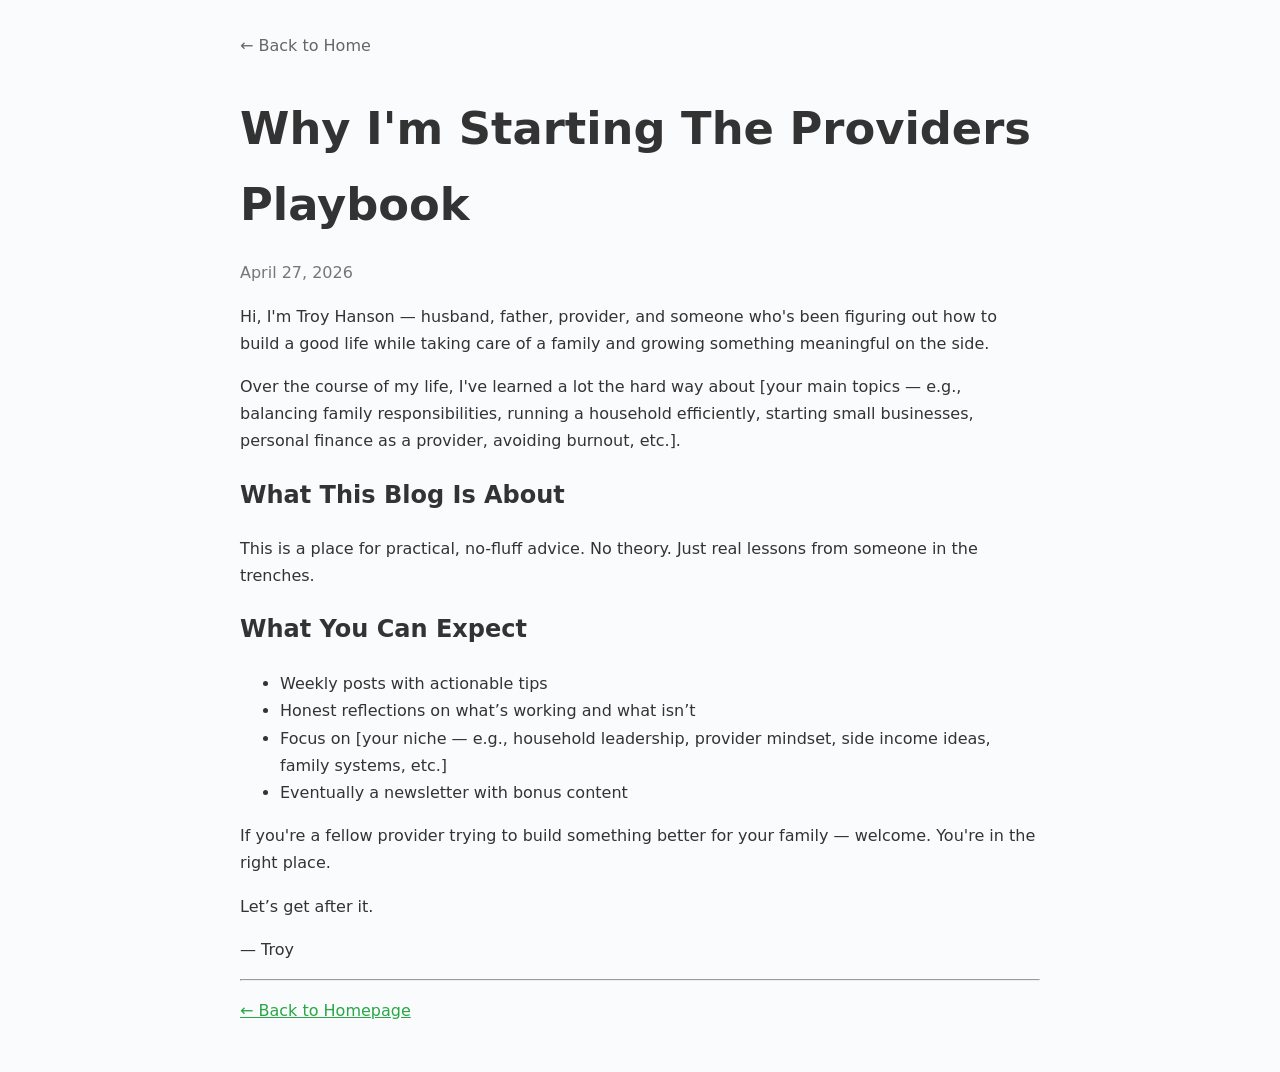
<file: posts/first-post.html>
<!DOCTYPE html>
<html lang="en">
<head>
  <meta charset="UTF-8">
  <meta name="viewport" content="width=device-width, initial-scale=1.0">
  <title>Why I'm Starting The Providers Playbook | Troy Hanson</title>
  <meta name="theme-color" content="#0b1424">
  <link rel="icon" href="/favicon.svg" type="image/svg+xml">
  <link rel="icon" href="/favicon.ico" sizes="32x32">
  <link rel="apple-touch-icon" href="/apple-touch-icon.png">
  <link rel="manifest" href="/site.webmanifest">
  <style>
    :root {
      --primary: #28a745;
      --text: #333;
      --light-bg: #f9fbfd;
      --border: #e0e7ff;
    }
    body {
      margin: 0;
      font-family: system-ui, -apple-system, BlinkMacOSystemFont, 'Segoe UI', Roboto, sans-serif;
      line-height: 1.7;
      color: var(--text);
      background: var(--light-bg);
    }
    .container {
      max-width: 800px;
      margin: 0 auto;
      padding: 2rem 5%;
    }
    h1 { font-size: 2.8rem; margin: 2rem 0 1rem; }
    .date { color: #777; font-size: 1rem; }
    img { max-width: 100%; height: auto; border-radius: 8px; }
    a { color: var(--primary); }
  </style>
</head>
<body>

  <div class="container">
    <a href="/" style="color:#666; text-decoration:none;">← Back to Home</a>

    <h1>Why I'm Starting The Providers Playbook</h1>
    <p class="date">April 27, 2026</p>

    <p>Hi, I'm Troy Hanson — husband, father, provider, and someone who's been figuring out how to build a good life while taking care of a family and growing something meaningful on the side.</p>

    <p>Over the course of my life, I've learned a lot the hard way about [your main topics — e.g., balancing family responsibilities, running a household efficiently, starting small businesses, personal finance as a provider, avoiding burnout, etc.].</p>

    <!-- Add your real story here -->
    <h2>What This Blog Is About</h2>
    <p>This is a place for practical, no-fluff advice. No theory. Just real lessons from someone in the trenches.</p>

    <h2>What You Can Expect</h2>
    <ul>
      <li>Weekly posts with actionable tips</li>
      <li>Honest reflections on what’s working and what isn’t</li>
      <li>Focus on [your niche — e.g., household leadership, provider mindset, side income ideas, family systems, etc.]</li>
      <li>Eventually a newsletter with bonus content</li>
    </ul>

    <p>If you're a fellow provider trying to build something better for your family — welcome. You're in the right place.</p>

    <p>Let’s get after it.</p>

    <p>— Troy</p>

    <hr>
    <p><a href="/">← Back to Homepage</a></p>
  </div>

</body>
</html>
</file>
<file: styles.css>
/* The Providers Playbook
   Shared styles for the static site. Other pages can link this file.
   Colors come from the cover photo: navy ocean, storm lavender, sunset coral. */

/* Anton by Vernon Adams, SIL Open Font License 1.1. https://scripts.sil.org/OFL */
@font-face {
  font-family: "Anton";
  src: url("assets/fonts/Anton-Regular.woff2") format("woff2"),
       url("assets/fonts/Anton-Regular.ttf") format("truetype");
  font-weight: 400;
  font-style: normal;
  font-display: swap;
}

:root {
  --bg: #0b1424;
  --raised: #141c2e;
  --ink: #ffffff;
  --body: #e6dfd6;
  --muted: #cfc6d4;
  --soft: #a89bb8;
  --link: #f0a080;
  --coral: #f07848;
  --coral-hover: #ff8d5c;
  --coral-press: #e06a38;
  --line: rgba(168, 155, 184, 0.32);
  --focus: #ffb089;
  --display: "Anton", Impact, sans-serif;
  --sans: system-ui, -apple-system, BlinkMacSystemFont, "Segoe UI", Roboto, Helvetica, Arial, sans-serif;
  --pad: 1.25rem;
}

*,
*::before,
*::after {
  box-sizing: border-box;
}

html {
  color-scheme: dark;
  background: var(--bg);
}

body {
  margin: 0;
  background: var(--bg);
  color: var(--body);
  font-family: var(--sans);
  font-size: 1.0625rem;
  line-height: 1.6;
  -webkit-font-smoothing: antialiased;
}

img {
  max-width: 100%;
  height: auto;
  display: block;
}

h1,
h2,
.wordmark {
  font-family: var(--display);
  font-weight: 400;
  font-synthesis: none;
  color: var(--ink);
  letter-spacing: 0.01em;
}

h1,
h2,
h3,
p {
  margin: 0;
}

a {
  color: var(--link);
}

a:hover {
  color: var(--coral-hover);
}

:focus-visible {
  outline: 3px solid var(--focus);
  outline-offset: 3px;
}

::selection {
  background: var(--coral);
  color: var(--bg);
}

.skip {
  position: absolute;
  left: var(--pad);
  top: 0;
  transform: translateY(-120%);
  background: var(--ink);
  color: var(--bg);
  padding: 0.6rem 0.9rem;
  font-weight: 700;
  z-index: 5;
}

.skip:focus {
  transform: none;
}

.site-header {
  display: flex;
  align-items: center;
  justify-content: space-between;
  gap: 1rem;
  padding: 0.85rem var(--pad);
  border-bottom: 1px solid rgba(240, 120, 72, 0.4);
}

.wordmark {
  color: var(--ink);
  text-decoration: none;
  font-size: 0.95rem;
  letter-spacing: 0.06em;
  line-height: 1.1;
  white-space: nowrap;
}

.wordmark:hover {
  color: var(--ink);
}

.header-link {
  color: var(--link);
  font-weight: 700;
  font-size: 0.95rem;
  text-decoration: none;
  padding: 0.45rem 0.15rem;
  white-space: nowrap;
}

.header-link:hover {
  text-decoration: underline;
  text-underline-offset: 0.2em;
}

/* The cover photo is shown whole. Do not crop it, and do not lay text,
   buttons, or a tint over it. The three ships sit on the horizon. */
.hero {
  display: block;
}

.hero-photo img {
  width: 100%;
  height: auto;
  object-fit: contain;
  object-position: center center;
  background: var(--bg);
}

.hero-copy-inner {
  width: min(100% - (var(--pad) * 2), 38rem);
  margin: 1.6rem auto 2.4rem;
}

h1 {
  font-size: clamp(2.55rem, 8vw, 4.5rem);
  line-height: 0.94;
  text-wrap: balance;
}

.lede {
  margin-top: 1rem;
  font-size: 1.125rem;
  line-height: 1.45;
  color: var(--body);
  max-width: 36rem;
}

.cta {
  margin-top: 1.4rem;
  display: flex;
  flex-direction: column;
  align-items: stretch;
  gap: 0.7rem;
}

.btn {
  display: inline-flex;
  align-items: center;
  justify-content: center;
  text-align: center;
  text-decoration: none;
  border-radius: 6px;
  line-height: 1.2;
  font-family: var(--sans);
}

.btn-primary {
  background: var(--coral);
  color: var(--bg);
  font-weight: 800;
  font-size: 1.05rem;
  min-height: 3.15rem;
  padding: 0.9rem 1.35rem;
  width: 100%;
}

.btn-primary:hover {
  background: var(--coral-hover);
  color: var(--bg);
}

.btn-primary:active {
  background: var(--coral-press);
  color: var(--bg);
}

.btn-row {
  display: flex;
  flex-direction: column;
  gap: 0.65rem;
}

.btn-secondary {
  background: transparent;
  color: var(--ink);
  font-weight: 600;
  font-size: 0.95rem;
  min-height: 2.75rem;
  padding: 0.65rem 0.95rem;
  border: 1px solid var(--soft);
  width: 100%;
}

.btn-secondary:hover {
  border-color: var(--coral);
  color: var(--ink);
}

.wrap {
  width: min(100% - (var(--pad) * 2), 66rem);
  margin-inline: auto;
}

.who {
  padding: 3.5rem 0 1rem;
}

.who .wrap {
  width: min(100% - (var(--pad) * 2), 40rem);
}

h2 {
  font-size: clamp(2rem, 6vw, 2.85rem);
  line-height: 0.98;
  text-wrap: balance;
}

.who p {
  margin-top: 1rem;
  font-size: 1.125rem;
}

/* About page cover. Shown whole. Do not crop it or cover the ships. */
.about-photo {
  width: 100%;
  height: auto;
  margin-top: 1rem;
  object-fit: contain;
  object-position: center center;
  border-radius: 10px;
  background: var(--bg);
}

.text-link {
  display: inline-block;
  margin-top: 0.35rem;
  font-weight: 700;
  text-underline-offset: 0.18em;
}

.latest {
  padding: 3.25rem 0 1rem;
}

.latest h2 {
  margin-bottom: 1.35rem;
}

.cards {
  display: grid;
  gap: 1rem;
}

.card {
  display: flex;
  flex-direction: column;
  min-height: 100%;
  background: var(--raised);
  color: var(--body);
  text-decoration: none;
  border: 1px solid var(--line);
  border-top: 3px solid var(--coral);
  border-radius: 10px;
  padding: 1.35rem 1.25rem 1.25rem;
}

.card:hover {
  border-color: rgba(240, 120, 72, 0.7);
  border-top-color: var(--coral);
  color: var(--body);
}

.kicker {
  margin: 0;
  color: var(--link);
  font-size: 0.82rem;
  font-weight: 700;
  letter-spacing: 0.08em;
  text-transform: uppercase;
}

.card h3 {
  margin: 0.55rem 0 0.7rem;
  color: var(--ink);
  font-family: var(--sans);
  font-size: 1.35rem;
  font-weight: 700;
  line-height: 1.25;
  letter-spacing: 0;
}

.card p:last-of-type {
  flex: 1;
}

.card-go {
  margin-top: 1.15rem;
  color: var(--link);
  font-weight: 700;
}

.card .btn {
  margin-top: 1.15rem;
  align-self: flex-start;
}

.closing {
  padding: 3.25rem var(--pad) 3.5rem;
  text-align: center;
}

.closing .btn-primary {
  width: min(100%, 22rem);
}

.site-footer {
  padding: 1.5rem var(--pad) 2.5rem;
  border-top: 1px solid var(--line);
  color: var(--muted);
  text-align: center;
}

.footer-links {
  display: flex;
  flex-wrap: wrap;
  justify-content: center;
  gap: 0.55rem 1.1rem;
  list-style: none;
  margin: 0;
  padding: 0;
}

.footer-links a {
  font-weight: 600;
  text-underline-offset: 0.18em;
}

.copyright {
  margin-top: 0.9rem;
  color: var(--soft);
  font-size: 0.95rem;
}

@media (max-width: 359px) {
  .wordmark {
    font-size: 0.78rem;
    letter-spacing: 0.03em;
  }
}

@media (min-width: 720px) {
  .cards {
    grid-template-columns: 1fr 1fr;
    gap: 1.25rem;
  }
}

@media (min-width: 900px) {
  :root {
    --pad: 1.5rem;
  }

  .wordmark {
    font-size: 1.05rem;
  }

  .site-header {
    padding-inline: 1.5rem;
  }

  .hero {
    display: grid;
    grid-template-columns: minmax(0, 1.05fr) minmax(0, 0.95fr);
    align-items: stretch;
  }

  .hero-copy {
    display: flex;
    align-items: center;
  }

  .hero-copy-inner {
    width: min(100% - 5rem, 36rem);
    margin: 3rem auto;
  }

  h1 {
    font-size: clamp(3.1rem, 4.4vw, 4.6rem);
  }

  .btn-primary,
  .btn-secondary {
    width: auto;
  }

  .btn-row {
    flex-direction: row;
    flex-wrap: wrap;
  }

  .who,
  .latest {
    padding-top: 5.5rem;
  }

  .closing {
    padding-top: 4.5rem;
    padding-bottom: 5rem;
  }
}

/* Header links sit together. Start here reuses the home page look. */
.site-header {
  flex-wrap: wrap;
}

.header-nav {
  display: flex;
  align-items: center;
  margin-left: auto;
  gap: 0.85rem 1.15rem;
}

.header-link[aria-current="page"] {
  color: var(--ink);
  text-decoration: underline;
  text-underline-offset: 0.2em;
}

.page-intro {
  padding: 2.75rem 0 0.5rem;
}

.page-intro .wrap,
.sayings .wrap,
.best .wrap {
  width: min(100% - (var(--pad) * 2), 48rem);
}

.sayings,
.best {
  padding: 3rem 0 0.5rem;
}

.sayings h2,
.best h2 {
  margin-bottom: 1.35rem;
}

.quotes,
.post-list {
  display: grid;
  gap: 1rem;
}

.quote {
  margin: 0;
  background: var(--raised);
  border: 1px solid var(--line);
  border-top: 3px solid var(--coral);
  border-radius: 10px;
  padding: 1.75rem 1.4rem 1.45rem;
}

.quote p {
  font-family: var(--display);
  font-weight: 400;
  font-synthesis: none;
  color: var(--ink);
  font-size: clamp(1.7rem, 4.4vw, 2.25rem);
  line-height: 1.12;
  letter-spacing: 0.01em;
  text-wrap: balance;
}

.quote-note {
  font-family: var(--sans);
  font-weight: 400;
  font-size: 1.05rem;
  line-height: 1.5;
  letter-spacing: 0;
  color: var(--body);
  margin-top: 1rem;
}

.quote-by {
  display: block;
  margin-top: 1.35rem;
  color: var(--link);
  font-family: var(--sans);
  font-size: 0.82rem;
  font-weight: 700;
  letter-spacing: 0.08em;
  text-transform: uppercase;
}

.closing-cta {
  width: min(100%, 24rem);
  margin-inline: auto;
}

.closing-cta .btn-row {
  flex-direction: column;
}

.closing-cta .btn-primary,
.closing-cta .btn-secondary {
  width: 100%;
}

/* Podcast page. The show cover is shown whole. Do not cover the ships. */
.listen {
  padding: 0.5rem 0 0.5rem;
}

.listen .wrap {
  width: min(100% - (var(--pad) * 2), 52rem);
}

.listen-layout {
  display: grid;
  gap: 1.25rem;
  align-items: center;
  justify-content: start;
}

.show-cover {
  width: min(100%, 28rem);
  height: auto;
  background: var(--bg);
}

.listen-actions {
  display: flex;
  flex-direction: column;
  gap: 0.7rem;
  width: min(100%, 22rem);
}

.listen-actions .btn-primary {
  width: 100%;
}

.callout-line {
  margin: 0 auto 1rem;
  max-width: 28rem;
  font-size: 1.125rem;
  line-height: 1.45;
}

@media (max-width: 719px) {
  .header-nav {
    width: 100%;
    justify-content: space-between;
    gap: 0.4rem 0.75rem;
  }
}

@media (min-width: 800px) {
  .listen-layout {
    grid-template-columns: auto minmax(16rem, 22rem);
    gap: 2.25rem;
  }
}

@media (max-width: 420px) {
  .wordmark {
    font-size: 0.82rem;
    letter-spacing: 0.04em;
  }

  .header-link {
    font-size: 0.9rem;
  }

  .header-nav {
    gap: 0.7rem;
  }
}

@media (min-width: 800px) {
  .quotes {
    grid-template-columns: 1fr 1fr;
    gap: 1.25rem;
  }

  /* Any odd count: keep the last card the same size and center it. */
  .quotes .quote:last-child:nth-child(odd) {
    grid-column: 1 / -1;
    justify-self: center;
    width: calc(50% - 0.625rem);
  }

  .page-intro {
    padding-top: 4.5rem;
  }

  .sayings,
  .best {
    padding-top: 4.25rem;
  }
}

/* Start here: subscribe block under the intro. */
.start-subscribe {
  margin-top: 1.6rem;
}

.start-subscribe > p:first-child {
  font-size: 1.125rem;
  line-height: 1.45;
  max-width: 42rem;
}

.start-subscribe .btn-primary {
  width: min(100%, 22rem);
  margin-top: 1rem;
}

.start-alt {
  margin-top: 0.9rem;
  color: var(--muted);
  font-size: 0.95rem;
  line-height: 1.45;
}

.start-alt a {
  font-weight: 700;
}

@media (prefers-reduced-motion: reduce) {
  *,
  *::before,
  *::after {
    animation-duration: 0.01ms !important;
    animation-iteration-count: 1 !important;
    transition-duration: 0.01ms !important;
    scroll-behavior: auto !important;
  }
}
</file>
